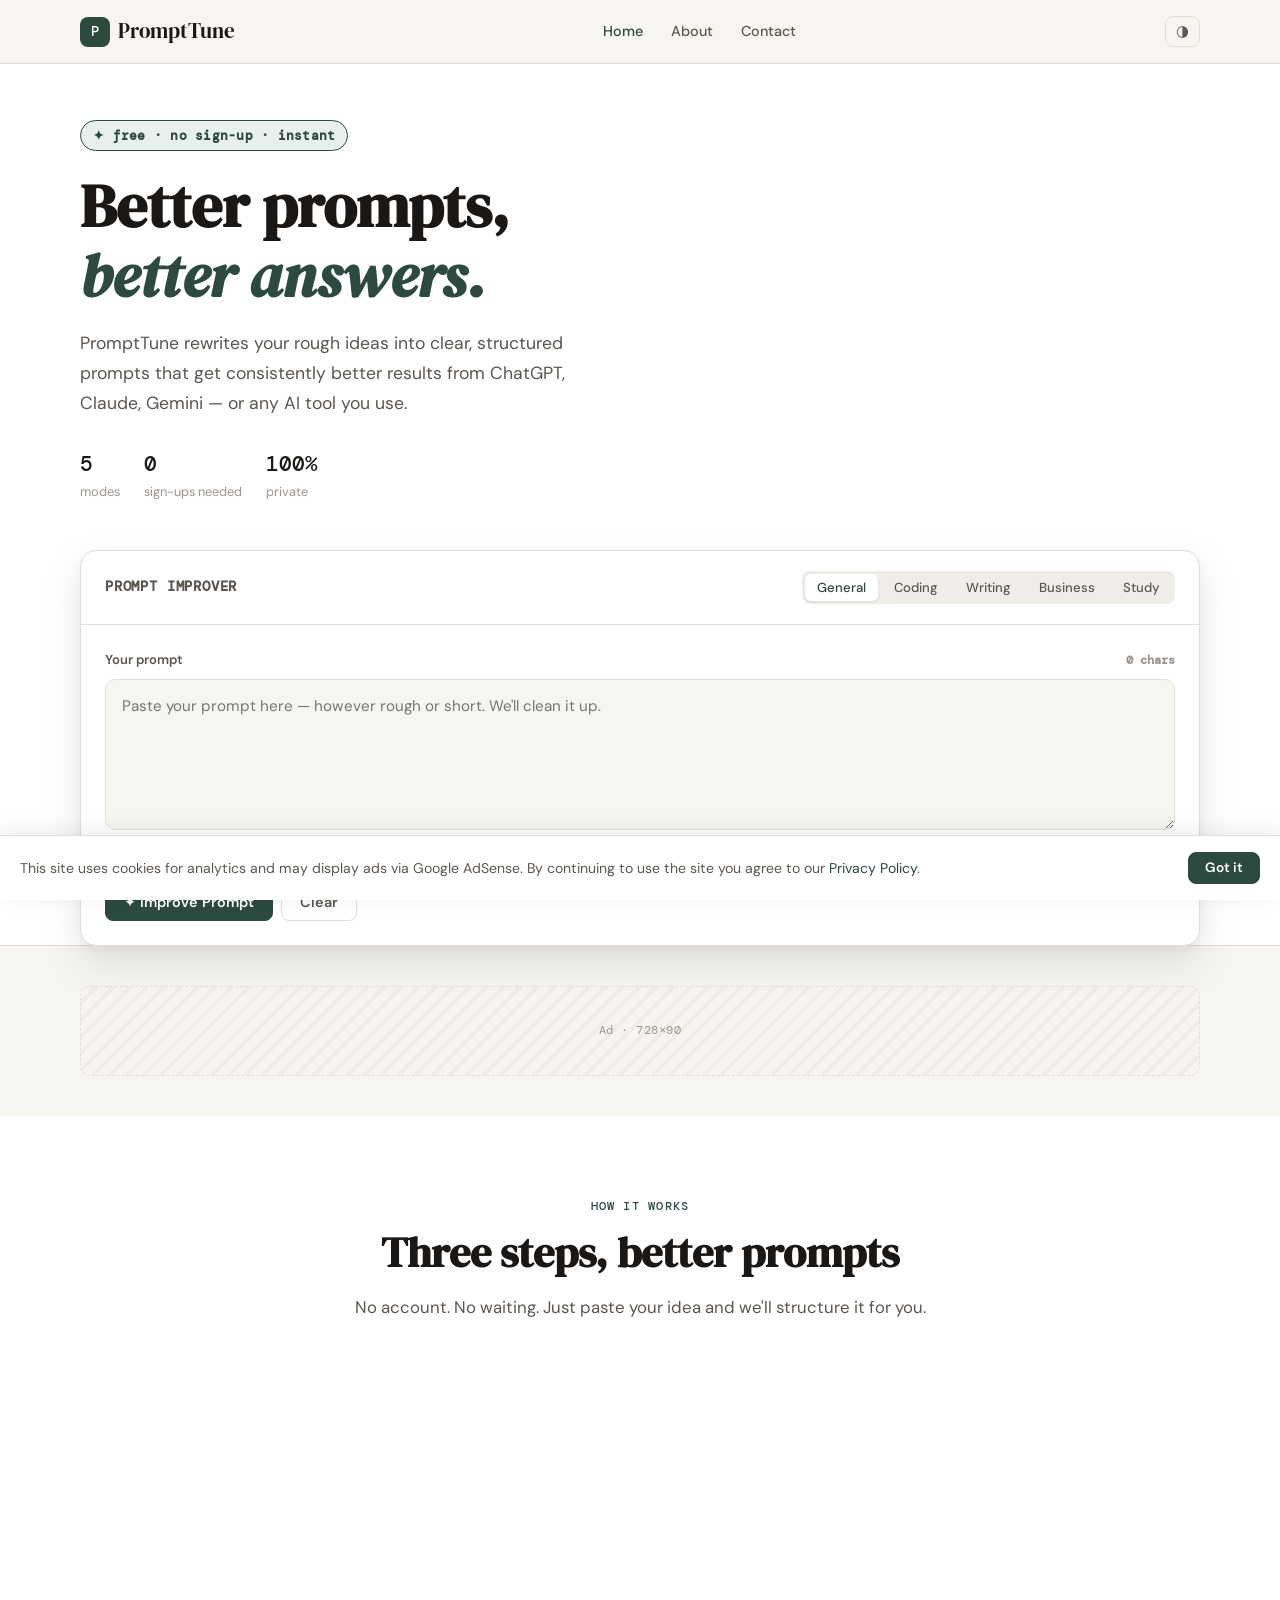
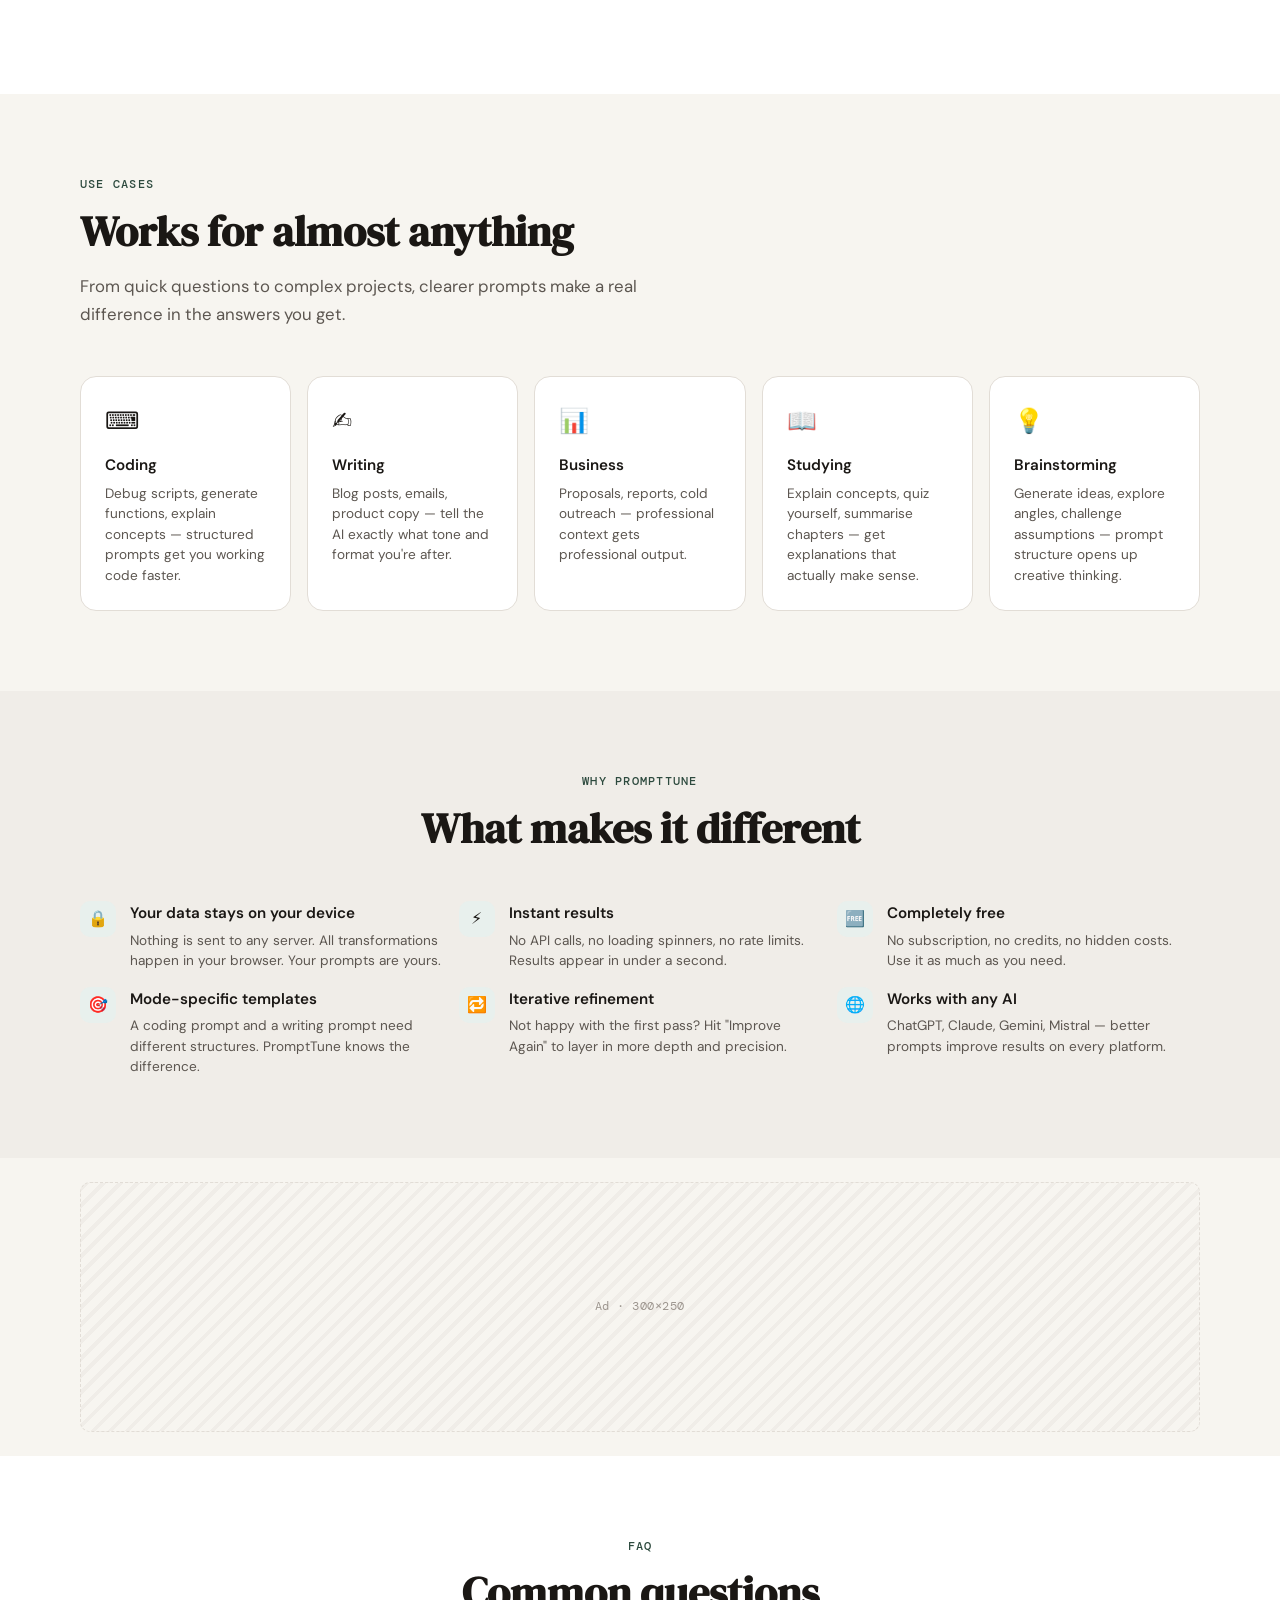
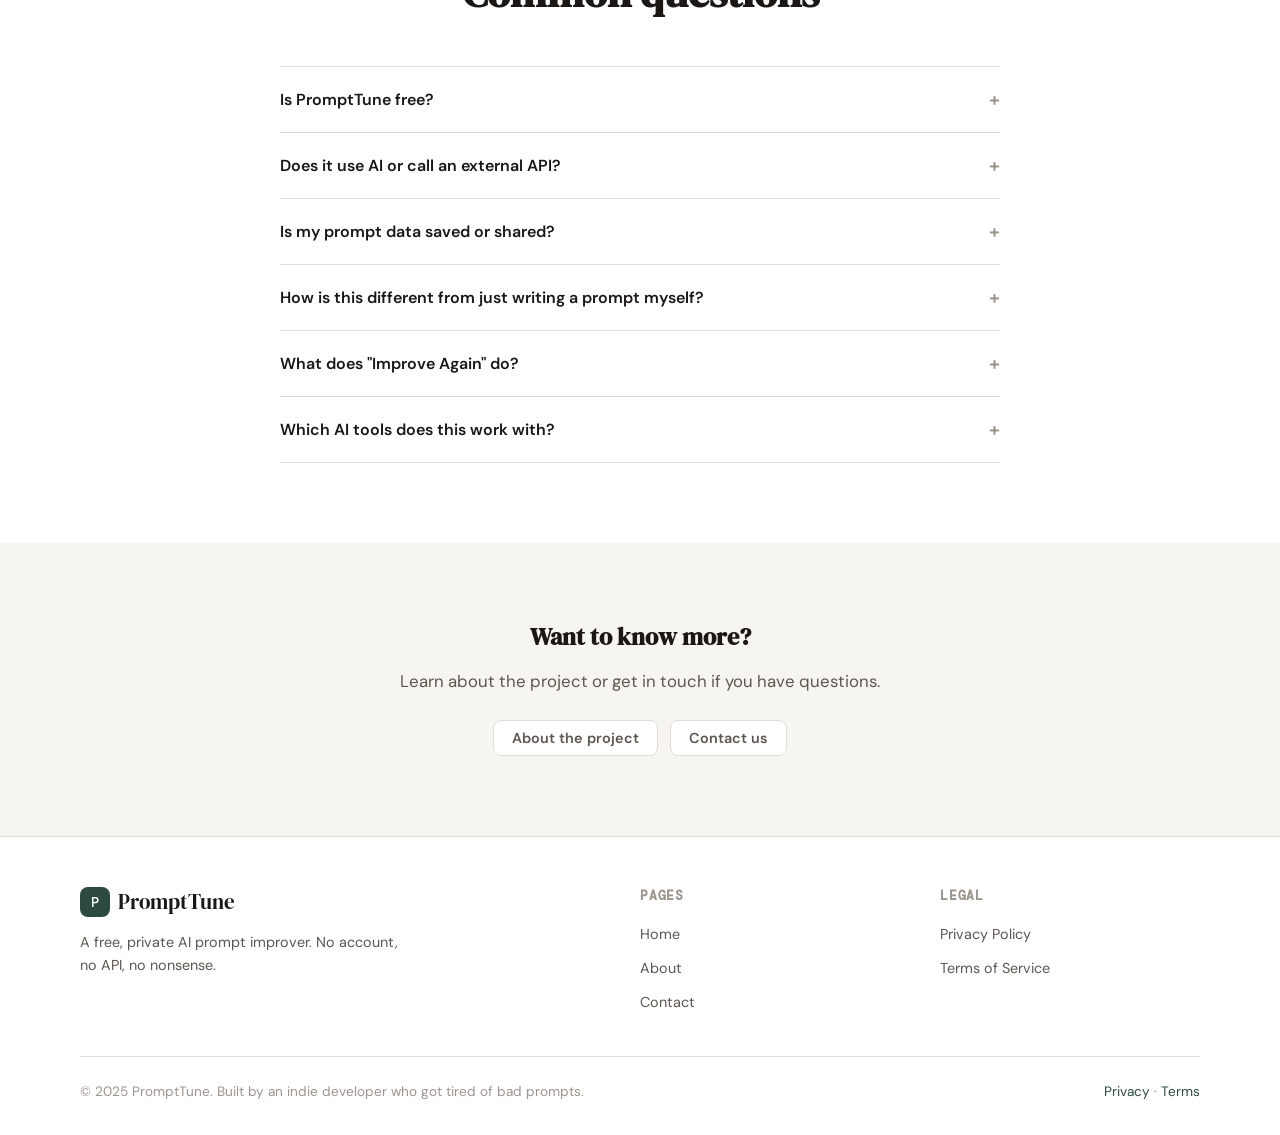
<file: index.html>
<!DOCTYPE html>
<html lang="en" data-theme="light">
<head>
  <meta charset="UTF-8" />
  <meta name="viewport" content="width=device-width, initial-scale=1.0" />
  <title>PromptTune – Free AI Prompt Improver (No API, Instant Results)</title>
  <meta name="description" content="PromptTune helps you write better prompts for ChatGPT, Claude, and other AI tools. Paste your prompt, pick a mode, and get a structured, cleaner version instantly — no account, no API key needed." />
  <meta name="keywords" content="AI prompt improver, improve ChatGPT prompts, better prompts for AI, prompt engineering tool, free prompt optimizer" />
  <meta name="robots" content="index, follow" />
  <meta property="og:title" content="PromptTune – Free AI Prompt Improver" />
  <meta property="og:description" content="Make your AI prompts clearer and more effective. Free, instant, no sign-up." />
  <meta property="og:type" content="website" />
  <link rel="canonical" href="https://prompttune.site/" />
  <link rel="stylesheet" href="css/styles.css" />
  <!-- Preconnect for fonts -->
  <link rel="preconnect" href="https://fonts.googleapis.com" />
  <link rel="preconnect" href="https://fonts.gstatic.com" crossorigin />
  <!-- Favicon placeholder -->
  <link rel="icon" href="data:image/svg+xml,<svg xmlns='http://www.w3.org/2000/svg' viewBox='0 0 32 32'><rect width='32' height='32' rx='8' fill='%232d4a3e'/><text x='16' y='22' text-anchor='middle' font-family='Georgia,serif' font-size='18' fill='white' font-style='italic'>P</text></svg>" />
  <link rel="icon" type="image/svg+xml" href="/favicon.svg" />
  <link rel="icon" type="image/png" sizes="32x32" href="/favicon-32.png" />
  <link rel="icon" type="image/png" sizes="16x16" href="/favicon-16.png" />
  <link rel="apple-touch-icon" sizes="180x180" href="/apple-touch-icon.png" />
  <meta name="theme-color" content="#2d4a3e" />
</head>
<body>

<!-- ── Header ──────────────────────────────────── -->
<header class="site-header" role="banner">
  <div class="container">
    <a href="index.html" class="logo" aria-label="PromptTune home">
      <span class="logo-icon" aria-hidden="true">P</span>
      PromptTune
    </a>

    <nav class="site-nav" id="siteNav" role="navigation" aria-label="Main navigation">
      <a href="index.html" class="active">Home</a>
      <a href="pages/about.html">About</a>
      <a href="pages/contact.html">Contact</a>
    </nav>

    <div class="header-right">
      <button class="theme-toggle" id="themeToggle" aria-label="Toggle dark mode">◑</button>
      <button class="nav-toggle" id="navToggle" aria-label="Open menu" aria-expanded="false">☰</button>
    </div>
  </div>
</header>

<!-- ── Hero + Tool ─────────────────────────────── -->
<section class="hero" aria-labelledby="hero-title">
  <div class="container">
    <div class="hero__inner">

      <!-- Left: copy -->
      <div class="fade-up">
        <span class="hero__badge">✦ free · no sign-up · instant</span>
        <h1 class="hero__title" id="hero-title">
          Better prompts,<br><em>better answers.</em>
        </h1>
        <p class="hero__sub">
          PromptTune rewrites your rough ideas into clear, structured prompts that get consistently better results from ChatGPT, Claude, Gemini — or any AI tool you use.
        </p>
        <div class="hero__stats">
          <div class="hero__stat">
            <span class="hero__stat-val">5</span>
            <span class="hero__stat-label">modes</span>
          </div>
          <div class="hero__stat">
            <span class="hero__stat-val">0</span>
            <span class="hero__stat-label">sign-ups needed</span>
          </div>
          <div class="hero__stat">
            <span class="hero__stat-val">100%</span>
            <span class="hero__stat-label">private</span>
          </div>
        </div>
      </div>

      <!-- Right: tool card -->
      <div class="fade-up-2">
        <div class="tool-card">
          <div class="tool-card__header">
            <span class="tool-card__title">Prompt Improver</span>
            <div class="mode-tabs" role="tablist" aria-label="Improvement mode">
              <button class="mode-tab active" role="tab" data-mode="general" aria-selected="true">General</button>
              <button class="mode-tab" role="tab" data-mode="coding" aria-selected="false">Coding</button>
              <button class="mode-tab" role="tab" data-mode="writing" aria-selected="false">Writing</button>
              <button class="mode-tab" role="tab" data-mode="business" aria-selected="false">Business</button>
              <button class="mode-tab" role="tab" data-mode="study" aria-selected="false">Study</button>
            </div>
          </div>

          <div class="tool-card__body">

            <!-- Input -->
            <div class="prompt-section">
              <label class="prompt-label" for="promptInput">
                Your prompt
                <span class="char-count" id="charCount">0 chars</span>
              </label>
              <textarea
                class="prompt-textarea"
                id="promptInput"
                placeholder="Paste your prompt here — however rough or short. We'll clean it up."
                rows="5"
                aria-describedby="charCount"
              ></textarea>

              <!-- Example chips -->
              <div class="example-prompts" aria-label="Example prompts">
                <span style="font-size:0.78rem;color:var(--text-3);align-self:center;">Try:</span>
                <button class="example-chip" data-text="" type="button">"Explain quantum computing"</button>
                <button class="example-chip" data-text="" type="button">"Summarize this article"</button>
                <button class="example-chip" data-text="" type="button">"Help me brainstorm ideas"</button>
              </div>
            </div>

            <!-- Actions -->
            <div class="tool-actions">
              <button class="btn btn-primary" id="improveBtn" type="button">
                ✦ Improve Prompt
              </button>
              <button class="btn btn-secondary" id="clearBtn" type="button">
                Clear
              </button>
            </div>

            <!-- Output -->
            <div class="output-section" id="outputSection" aria-live="polite" aria-label="Improved prompt">
              <div class="output-label">
                <span>Improved prompt</span>
                <span class="char-count" id="charCountOut"></span>
              </div>
              <div class="output-box" id="outputBox" tabindex="0"></div>
              <div class="output-actions">
                <button class="btn btn-primary" id="copyBtn" type="button">⊕ Copy</button>
                <button class="btn btn-secondary" id="againBtn" type="button">↻ Improve Again</button>
              </div>
            </div>

          </div>
        </div>
      </div>

    </div>
  </div>
</section>

<!-- ── Ad slot: top banner ──────────────────────── -->
<div class="container">
  <div class="ad-slot ad-slot--banner" aria-hidden="true">Ad · 728×90</div>
</div>

<!-- ── How it works ────────────────────────────── -->
<section class="section section--surface" aria-labelledby="how-title">
  <div class="container">
    <div class="text-center">
      <span class="section-tag">How it works</span>
      <h2 class="section-title" id="how-title">Three steps, better prompts</h2>
      <p class="section-sub">No account. No waiting. Just paste your idea and we'll structure it for you.</p>
    </div>

    <div class="how-steps">
      <div class="how-step">
        <div class="how-step__num">01</div>
        <h3 class="how-step__title">Paste your prompt</h3>
        <p class="how-step__desc">Drop in whatever you've got — a half-formed question, a single sentence, or a rough paragraph. It doesn't have to be polished.</p>
      </div>
      <div class="how-step">
        <div class="how-step__num">02</div>
        <h3 class="how-step__title">Pick a mode</h3>
        <p class="how-step__desc">Choose General, Coding, Writing, Business, or Study. Each mode applies a different structure tailored to that context.</p>
      </div>
      <div class="how-step">
        <div class="how-step__num">03</div>
        <h3 class="how-step__title">Copy and use it</h3>
        <p class="how-step__desc">Get a structured, clear prompt ready to paste into any AI tool. Hit "Improve Again" for additional refinement passes.</p>
      </div>
    </div>
  </div>
</section>

<!-- ── Use cases ───────────────────────────────── -->
<section class="section" aria-labelledby="usecases-title">
  <div class="container">
    <span class="section-tag">Use cases</span>
    <h2 class="section-title" id="usecases-title">Works for almost anything</h2>
    <p class="section-sub">From quick questions to complex projects, clearer prompts make a real difference in the answers you get.</p>

    <div class="usecases">
      <div class="usecase-card">
        <div class="usecase-icon">⌨</div>
        <h3 class="usecase-title">Coding</h3>
        <p class="usecase-desc">Debug scripts, generate functions, explain concepts — structured prompts get you working code faster.</p>
      </div>
      <div class="usecase-card">
        <div class="usecase-icon">✍</div>
        <h3 class="usecase-title">Writing</h3>
        <p class="usecase-desc">Blog posts, emails, product copy — tell the AI exactly what tone and format you're after.</p>
      </div>
      <div class="usecase-card">
        <div class="usecase-icon">📊</div>
        <h3 class="usecase-title">Business</h3>
        <p class="usecase-desc">Proposals, reports, cold outreach — professional context gets professional output.</p>
      </div>
      <div class="usecase-card">
        <div class="usecase-icon">📖</div>
        <h3 class="usecase-title">Studying</h3>
        <p class="usecase-desc">Explain concepts, quiz yourself, summarise chapters — get explanations that actually make sense.</p>
      </div>
      <div class="usecase-card">
        <div class="usecase-icon">💡</div>
        <h3 class="usecase-title">Brainstorming</h3>
        <p class="usecase-desc">Generate ideas, explore angles, challenge assumptions — prompt structure opens up creative thinking.</p>
      </div>
    </div>
  </div>
</section>

<!-- ── Benefits ────────────────────────────────── -->
<section class="section section--alt" aria-labelledby="benefits-title">
  <div class="container">
    <div class="text-center">
      <span class="section-tag">Why PromptTune</span>
      <h2 class="section-title" id="benefits-title">What makes it different</h2>
    </div>
    <div class="benefits-list">
      <div class="benefit">
        <div class="benefit-icon">🔒</div>
        <div class="benefit-text">
          <h4>Your data stays on your device</h4>
          <p>Nothing is sent to any server. All transformations happen in your browser. Your prompts are yours.</p>
        </div>
      </div>
      <div class="benefit">
        <div class="benefit-icon">⚡</div>
        <div class="benefit-text">
          <h4>Instant results</h4>
          <p>No API calls, no loading spinners, no rate limits. Results appear in under a second.</p>
        </div>
      </div>
      <div class="benefit">
        <div class="benefit-icon">🆓</div>
        <div class="benefit-text">
          <h4>Completely free</h4>
          <p>No subscription, no credits, no hidden costs. Use it as much as you need.</p>
        </div>
      </div>
      <div class="benefit">
        <div class="benefit-icon">🎯</div>
        <div class="benefit-text">
          <h4>Mode-specific templates</h4>
          <p>A coding prompt and a writing prompt need different structures. PromptTune knows the difference.</p>
        </div>
      </div>
      <div class="benefit">
        <div class="benefit-icon">🔁</div>
        <div class="benefit-text">
          <h4>Iterative refinement</h4>
          <p>Not happy with the first pass? Hit "Improve Again" to layer in more depth and precision.</p>
        </div>
      </div>
      <div class="benefit">
        <div class="benefit-icon">🌐</div>
        <div class="benefit-text">
          <h4>Works with any AI</h4>
          <p>ChatGPT, Claude, Gemini, Mistral — better prompts improve results on every platform.</p>
        </div>
      </div>
    </div>
  </div>
</section>

<!-- ── Ad slot: in-content rectangle ───────────── -->
<div class="container">
  <div class="ad-slot ad-slot--rect" aria-hidden="true">Ad · 300×250</div>
</div>

<!-- ── FAQ ─────────────────────────────────────── -->
<section class="section section--surface" aria-labelledby="faq-title">
  <div class="container">
    <div class="text-center">
      <span class="section-tag">FAQ</span>
      <h2 class="section-title" id="faq-title">Common questions</h2>
    </div>
    <div class="faq-list">

      <div class="faq-item">
        <button class="faq-q" type="button" aria-expanded="false">
          Is PromptTune free?
          <span class="icon" aria-hidden="true">+</span>
        </button>
        <div class="faq-a">
          Yes, completely. There's no account, no trial period, no credit system. Open the page and use it.
        </div>
      </div>

      <div class="faq-item">
        <button class="faq-q" type="button" aria-expanded="false">
          Does it use AI or call an external API?
          <span class="icon" aria-hidden="true">+</span>
        </button>
        <div class="faq-a">
          No. PromptTune applies a set of rule-based templates entirely in your browser. There are no API calls, no AI models, no external services. Think of it as a smart formatter, not an AI.
        </div>
      </div>

      <div class="faq-item">
        <button class="faq-q" type="button" aria-expanded="false">
          Is my prompt data saved or shared?
          <span class="icon" aria-hidden="true">+</span>
        </button>
        <div class="faq-a">
          Never. Your prompts only exist in your browser. The app saves your last prompt to <code>localStorage</code> as a convenience — so you can pick up where you left off — but nothing is sent to any server. See our <a href="pages/privacy.html">Privacy Policy</a> for details.
        </div>
      </div>

      <div class="faq-item">
        <button class="faq-q" type="button" aria-expanded="false">
          How is this different from just writing a prompt myself?
          <span class="icon" aria-hidden="true">+</span>
        </button>
        <div class="faq-a">
          Most people write prompts the same way they'd ask a colleague — conversationally, without structure. PromptTune adds a role, a clear task definition, formatting guidance, and constraints automatically. It's the difference between "explain recursion" and a well-scoped, structured instruction that gets a genuinely useful answer.
        </div>
      </div>

      <div class="faq-item">
        <button class="faq-q" type="button" aria-expanded="false">
          What does "Improve Again" do?
          <span class="icon" aria-hidden="true">+</span>
        </button>
        <div class="faq-a">
          It runs an additional refinement pass on your already-improved prompt. Each pass adds a new layer — things like step-by-step reasoning instructions, edge case handling, or guidance for expert-level depth. You can run it a couple of times to dial in the level of specificity you want.
        </div>
      </div>

      <div class="faq-item">
        <button class="faq-q" type="button" aria-expanded="false">
          Which AI tools does this work with?
          <span class="icon" aria-hidden="true">+</span>
        </button>
        <div class="faq-a">
          All of them. The improved prompts follow general prompt engineering best practices, so they work with ChatGPT, Claude, Gemini, Llama, Mistral, or any other language model. Copy the output and paste it wherever you're working.
        </div>
      </div>

    </div>
  </div>
</section>

<!-- ── Internal links ───────────────────────────── -->
<section class="section" aria-label="Related pages">
  <div class="container text-center">
    <h2 class="section-title" style="font-size:1.5rem;">Want to know more?</h2>
    <p class="section-sub" style="margin-bottom:24px;">Learn about the project or get in touch if you have questions.</p>
    <div style="display:flex;gap:12px;justify-content:center;flex-wrap:wrap;">
      <a href="pages/about.html" class="btn btn-secondary">About the project</a>
      <a href="pages/contact.html" class="btn btn-secondary">Contact us</a>
    </div>
  </div>
</section>

<!-- ── Footer ──────────────────────────────────── -->
<footer class="site-footer" role="contentinfo">
  <div class="container">
    <div class="footer-grid">
      <div class="footer-brand">
        <a href="index.html" class="logo" aria-label="PromptTune home">
          <span class="logo-icon" aria-hidden="true">P</span>
          PromptTune
        </a>
        <p>A free, private AI prompt improver. No account, no API, no nonsense.</p>
      </div>
      <div class="footer-col">
        <h5>Pages</h5>
        <ul>
          <li><a href="index.html">Home</a></li>
          <li><a href="pages/about.html">About</a></li>
          <li><a href="pages/contact.html">Contact</a></li>
        </ul>
      </div>
      <div class="footer-col">
        <h5>Legal</h5>
        <ul>
          <li><a href="pages/privacy.html">Privacy Policy</a></li>
          <li><a href="pages/terms.html">Terms of Service</a></li>
        </ul>
      </div>
    </div>
    <div class="footer-bottom">
      <p>© 2025 PromptTune. Built by an indie developer who got tired of bad prompts.</p>
      <p><a href="pages/privacy.html">Privacy</a> · <a href="pages/terms.html">Terms</a></p>
    </div>
  </div>
</footer>

<!-- ── Cookie Banner ────────────────────────────── -->
<div class="cookie-banner" id="cookieBanner" role="region" aria-label="Cookie notice" style="display:none;">
  <p>
    This site uses cookies for analytics and may display ads via Google AdSense.
    By continuing to use the site you agree to our <a href="pages/privacy.html">Privacy Policy</a>.
  </p>
  <button class="btn btn-primary" id="cookieAccept" type="button">Got it</button>
</div>

<!-- ── Toast ────────────────────────────────────── -->
<div class="toast" id="toast" role="status" aria-live="polite"></div>

<script src="js/app.js"></script>
</body>
</html>
</file>
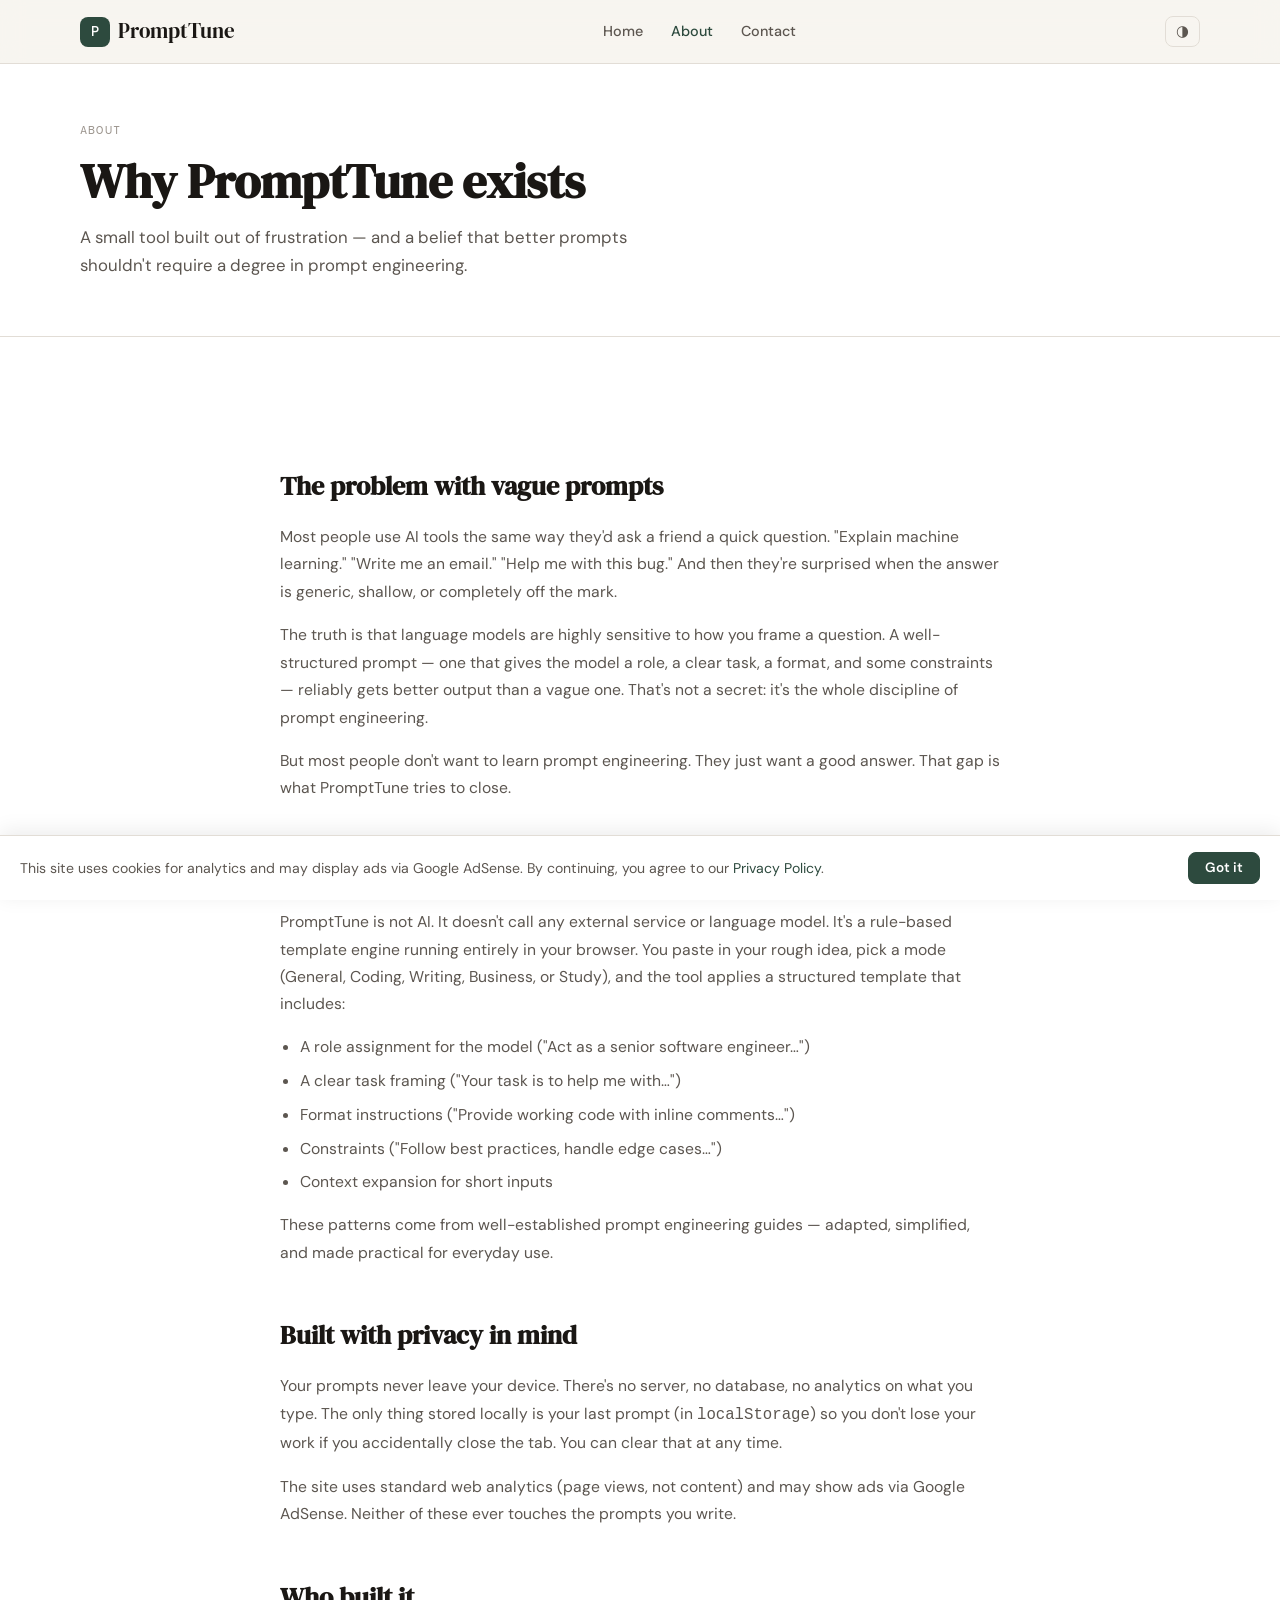
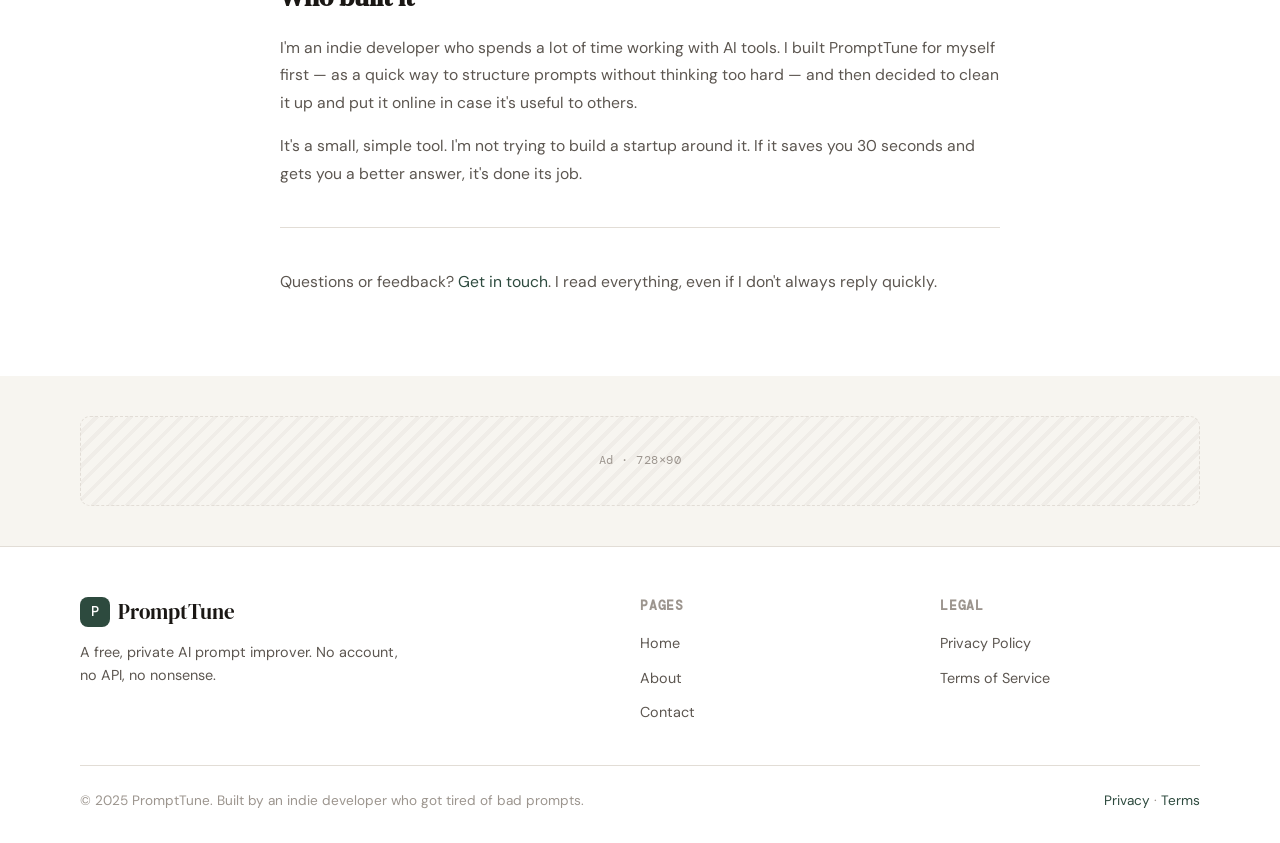
<file: pages/about.html>
<!DOCTYPE html>
<html lang="en" data-theme="light">
<head>
  <meta charset="UTF-8" />
  <meta name="viewport" content="width=device-width, initial-scale=1.0" />
  <title>About – PromptTune</title>
  <meta name="description" content="Learn why PromptTune was built, what it does, and the thinking behind a simple, private, no-account AI prompt improver." />
  <meta name="robots" content="index, follow" />
  <link rel="canonical" href="https://prompttune.site/pages/about" />
  <link rel="stylesheet" href="../css/styles.css" />
  <link rel="preconnect" href="https://fonts.googleapis.com" />
  <link rel="preconnect" href="https://fonts.gstatic.com" crossorigin />
  <link rel="icon" href="data:image/svg+xml,<svg xmlns='http://www.w3.org/2000/svg' viewBox='0 0 32 32'><rect width='32' height='32' rx='8' fill='%232d4a3e'/><text x='16' y='22' text-anchor='middle' font-family='Georgia,serif' font-size='18' fill='white' font-style='italic'>P</text></svg>" />
</head>
<body>

<header class="site-header" role="banner">
  <div class="container">
    <a href="../index.html" class="logo" aria-label="PromptTune home">
      <span class="logo-icon" aria-hidden="true">P</span>
      PromptTune
    </a>
    <nav class="site-nav" id="siteNav" role="navigation" aria-label="Main navigation">
      <a href="../index.html">Home</a>
      <a href="about.html" class="active">About</a>
      <a href="contact.html">Contact</a>
    </nav>
    <div class="header-right">
      <button class="theme-toggle" id="themeToggle" aria-label="Toggle dark mode">◑</button>
      <button class="nav-toggle" id="navToggle" aria-label="Open menu" aria-expanded="false">☰</button>
    </div>
  </div>
</header>

<!-- Page hero -->
<section class="page-hero">
  <div class="container">
    <p class="page-hero__eyebrow">About</p>
    <h1 class="page-hero__title">Why PromptTune exists</h1>
    <p class="page-hero__sub">A small tool built out of frustration — and a belief that better prompts shouldn't require a degree in prompt engineering.</p>
  </div>
</section>

<section class="section section--surface">
  <div class="container">
    <div class="prose">

      <h2>The problem with vague prompts</h2>
      <p>
        Most people use AI tools the same way they'd ask a friend a quick question. "Explain machine learning." "Write me an email." "Help me with this bug." And then they're surprised when the answer is generic, shallow, or completely off the mark.
      </p>
      <p>
        The truth is that language models are highly sensitive to how you frame a question. A well-structured prompt — one that gives the model a role, a clear task, a format, and some constraints — reliably gets better output than a vague one. That's not a secret: it's the whole discipline of prompt engineering.
      </p>
      <p>
        But most people don't want to learn prompt engineering. They just want a good answer. That gap is what PromptTune tries to close.
      </p>

      <h2>What PromptTune actually does</h2>
      <p>
        PromptTune is not AI. It doesn't call any external service or language model. It's a rule-based template engine running entirely in your browser. You paste in your rough idea, pick a mode (General, Coding, Writing, Business, or Study), and the tool applies a structured template that includes:
      </p>
      <ul>
        <li>A role assignment for the model ("Act as a senior software engineer…")</li>
        <li>A clear task framing ("Your task is to help me with…")</li>
        <li>Format instructions ("Provide working code with inline comments…")</li>
        <li>Constraints ("Follow best practices, handle edge cases…")</li>
        <li>Context expansion for short inputs</li>
      </ul>
      <p>
        These patterns come from well-established prompt engineering guides — adapted, simplified, and made practical for everyday use.
      </p>

      <h2>Built with privacy in mind</h2>
      <p>
        Your prompts never leave your device. There's no server, no database, no analytics on what you type. The only thing stored locally is your last prompt (in <code>localStorage</code>) so you don't lose your work if you accidentally close the tab. You can clear that at any time.
      </p>
      <p>
        The site uses standard web analytics (page views, not content) and may show ads via Google AdSense. Neither of these ever touches the prompts you write.
      </p>

      <h2>Who built it</h2>
      <p>
        I'm an indie developer who spends a lot of time working with AI tools. I built PromptTune for myself first — as a quick way to structure prompts without thinking too hard — and then decided to clean it up and put it online in case it's useful to others.
      </p>
      <p>
        It's a small, simple tool. I'm not trying to build a startup around it. If it saves you 30 seconds and gets you a better answer, it's done its job.
      </p>

      <hr />

      <p>
        Questions or feedback? <a href="contact.html">Get in touch</a>. I read everything, even if I don't always reply quickly.
      </p>

    </div>
  </div>
</section>

<!-- Ad slot -->
<div class="container">
  <div class="ad-slot ad-slot--banner" aria-hidden="true">Ad · 728×90</div>
</div>

<footer class="site-footer" role="contentinfo">
  <div class="container">
    <div class="footer-grid">
      <div class="footer-brand">
        <a href="../index.html" class="logo">
          <span class="logo-icon" aria-hidden="true">P</span>
          PromptTune
        </a>
        <p>A free, private AI prompt improver. No account, no API, no nonsense.</p>
      </div>
      <div class="footer-col">
        <h5>Pages</h5>
        <ul>
          <li><a href="../index.html">Home</a></li>
          <li><a href="about.html">About</a></li>
          <li><a href="contact.html">Contact</a></li>
        </ul>
      </div>
      <div class="footer-col">
        <h5>Legal</h5>
        <ul>
          <li><a href="privacy.html">Privacy Policy</a></li>
          <li><a href="terms.html">Terms of Service</a></li>
        </ul>
      </div>
    </div>
    <div class="footer-bottom">
      <p>© 2025 PromptTune. Built by an indie developer who got tired of bad prompts.</p>
      <p><a href="privacy.html">Privacy</a> · <a href="terms.html">Terms</a></p>
    </div>
  </div>
</footer>

<div class="cookie-banner" id="cookieBanner" role="region" aria-label="Cookie notice" style="display:none;">
  <p>
    This site uses cookies for analytics and may display ads via Google AdSense.
    By continuing, you agree to our <a href="privacy.html">Privacy Policy</a>.
  </p>
  <button class="btn btn-primary" id="cookieAccept" type="button">Got it</button>
</div>

<script src="../js/app.js"></script>
</body>
</html>
</file>
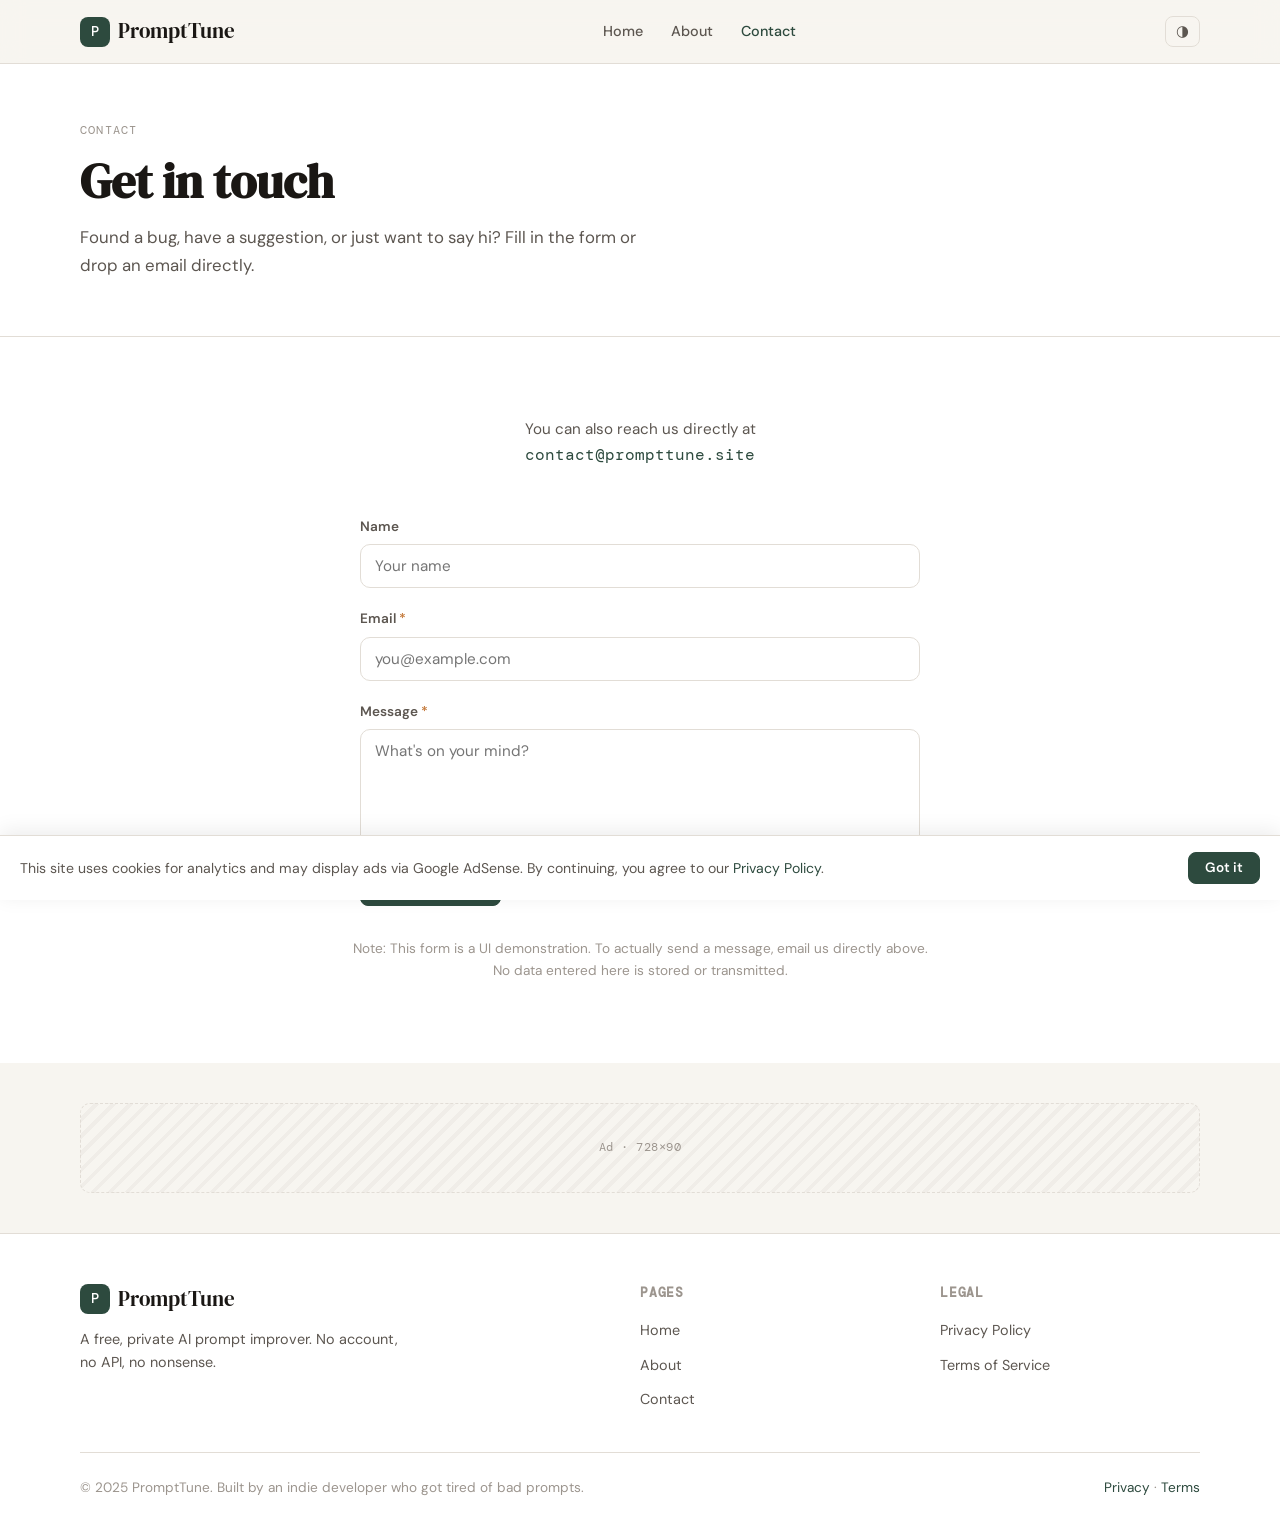
<file: pages/contact.html>
<!DOCTYPE html>
<html lang="en" data-theme="light">
<head>
  <meta charset="UTF-8" />
  <meta name="viewport" content="width=device-width, initial-scale=1.0" />
  <title>Contact – PromptTune</title>
  <meta name="description" content="Got a question, bug report, or idea for PromptTune? Send us a message." />
  <meta name="robots" content="index, follow" />
  <link rel="canonical" href="https://prompttune.site/pages/contact" />
  <link rel="stylesheet" href="../css/styles.css" />
  <link rel="preconnect" href="https://fonts.googleapis.com" />
  <link rel="preconnect" href="https://fonts.gstatic.com" crossorigin />
  <link rel="icon" href="data:image/svg+xml,<svg xmlns='http://www.w3.org/2000/svg' viewBox='0 0 32 32'><rect width='32' height='32' rx='8' fill='%232d4a3e'/><text x='16' y='22' text-anchor='middle' font-family='Georgia,serif' font-size='18' fill='white' font-style='italic'>P</text></svg>" />
</head>
<body>

<header class="site-header" role="banner">
  <div class="container">
    <a href="../index.html" class="logo" aria-label="PromptTune home">
      <span class="logo-icon" aria-hidden="true">P</span>
      PromptTune
    </a>
    <nav class="site-nav" id="siteNav" role="navigation" aria-label="Main navigation">
      <a href="../index.html">Home</a>
      <a href="about.html">About</a>
      <a href="contact.html" class="active">Contact</a>
    </nav>
    <div class="header-right">
      <button class="theme-toggle" id="themeToggle" aria-label="Toggle dark mode">◑</button>
      <button class="nav-toggle" id="navToggle" aria-label="Open menu" aria-expanded="false">☰</button>
    </div>
  </div>
</header>

<section class="page-hero">
  <div class="container">
    <p class="page-hero__eyebrow">Contact</p>
    <h1 class="page-hero__title">Get in touch</h1>
    <p class="page-hero__sub">Found a bug, have a suggestion, or just want to say hi? Fill in the form or drop an email directly.</p>
  </div>
</section>

<section class="section section--surface">
  <div class="container">

    <div style="text-align:center;margin-bottom:8px;">
      <p style="font-size:0.95rem;color:var(--text-2);">You can also reach us directly at</p>
      <a href="mailto:contact@prompttune.site" style="font-family:var(--font-mono);font-size:1rem;color:var(--accent);">contact@prompttune.site</a>
    </div>

    <form class="contact-form" id="contactForm" novalidate aria-label="Contact form">

      <div class="form-group">
        <label for="contactName">Name</label>
        <input type="text" id="contactName" name="name" placeholder="Your name" autocomplete="name" />
      </div>

      <div class="form-group">
        <label for="contactEmail">Email <span style="color:var(--accent-2)">*</span></label>
        <input type="email" id="contactEmail" name="email" placeholder="you@example.com" autocomplete="email" required />
      </div>

      <div class="form-group">
        <label for="contactMsg">Message <span style="color:var(--accent-2)">*</span></label>
        <textarea id="contactMsg" name="message" placeholder="What's on your mind?" required></textarea>
      </div>

      <div>
        <button class="btn btn-primary" type="submit" id="contactSubmit">Send message</button>
      </div>

      <div id="contactFeedback" aria-live="polite" style="display:none;"></div>

    </form>

    <p style="text-align:center;margin-top:32px;font-size:0.85rem;color:var(--text-3);">
      Note: This form is a UI demonstration. To actually send a message, email us directly above.<br>
      No data entered here is stored or transmitted.
    </p>

  </div>
</section>

<!-- Ad slot -->
<div class="container">
  <div class="ad-slot ad-slot--banner" aria-hidden="true">Ad · 728×90</div>
</div>

<footer class="site-footer" role="contentinfo">
  <div class="container">
    <div class="footer-grid">
      <div class="footer-brand">
        <a href="../index.html" class="logo">
          <span class="logo-icon" aria-hidden="true">P</span>
          PromptTune
        </a>
        <p>A free, private AI prompt improver. No account, no API, no nonsense.</p>
      </div>
      <div class="footer-col">
        <h5>Pages</h5>
        <ul>
          <li><a href="../index.html">Home</a></li>
          <li><a href="about.html">About</a></li>
          <li><a href="contact.html">Contact</a></li>
        </ul>
      </div>
      <div class="footer-col">
        <h5>Legal</h5>
        <ul>
          <li><a href="privacy.html">Privacy Policy</a></li>
          <li><a href="terms.html">Terms of Service</a></li>
        </ul>
      </div>
    </div>
    <div class="footer-bottom">
      <p>© 2025 PromptTune. Built by an indie developer who got tired of bad prompts.</p>
      <p><a href="privacy.html">Privacy</a> · <a href="terms.html">Terms</a></p>
    </div>
  </div>
</footer>

<div class="cookie-banner" id="cookieBanner" role="region" aria-label="Cookie notice" style="display:none;">
  <p>
    This site uses cookies for analytics and may display ads via Google AdSense.
    By continuing, you agree to our <a href="privacy.html">Privacy Policy</a>.
  </p>
  <button class="btn btn-primary" id="cookieAccept" type="button">Got it</button>
</div>

<script src="../js/app.js"></script>
<script>
  // Contact form UI handling (no backend)
  document.getElementById('contactForm').addEventListener('submit', function(e) {
    e.preventDefault();
    const email = document.getElementById('contactEmail').value.trim();
    const msg   = document.getElementById('contactMsg').value.trim();
    const fb    = document.getElementById('contactFeedback');
    const btn   = document.getElementById('contactSubmit');

    if (!email || !msg) {
      fb.style.display = 'block';
      fb.style.color   = 'var(--accent-2)';
      fb.textContent   = 'Please fill in your email and message.';
      return;
    }

    btn.disabled = true;
    btn.textContent = 'Sending…';

    setTimeout(() => {
      fb.style.display = 'block';
      fb.style.color   = 'var(--accent)';
      fb.textContent   = '✓ Thanks! To actually reach us, please email contact@prompttune.site directly.';
      btn.textContent  = 'Sent';
    }, 800);
  });
</script>
</body>
</html>
</file>
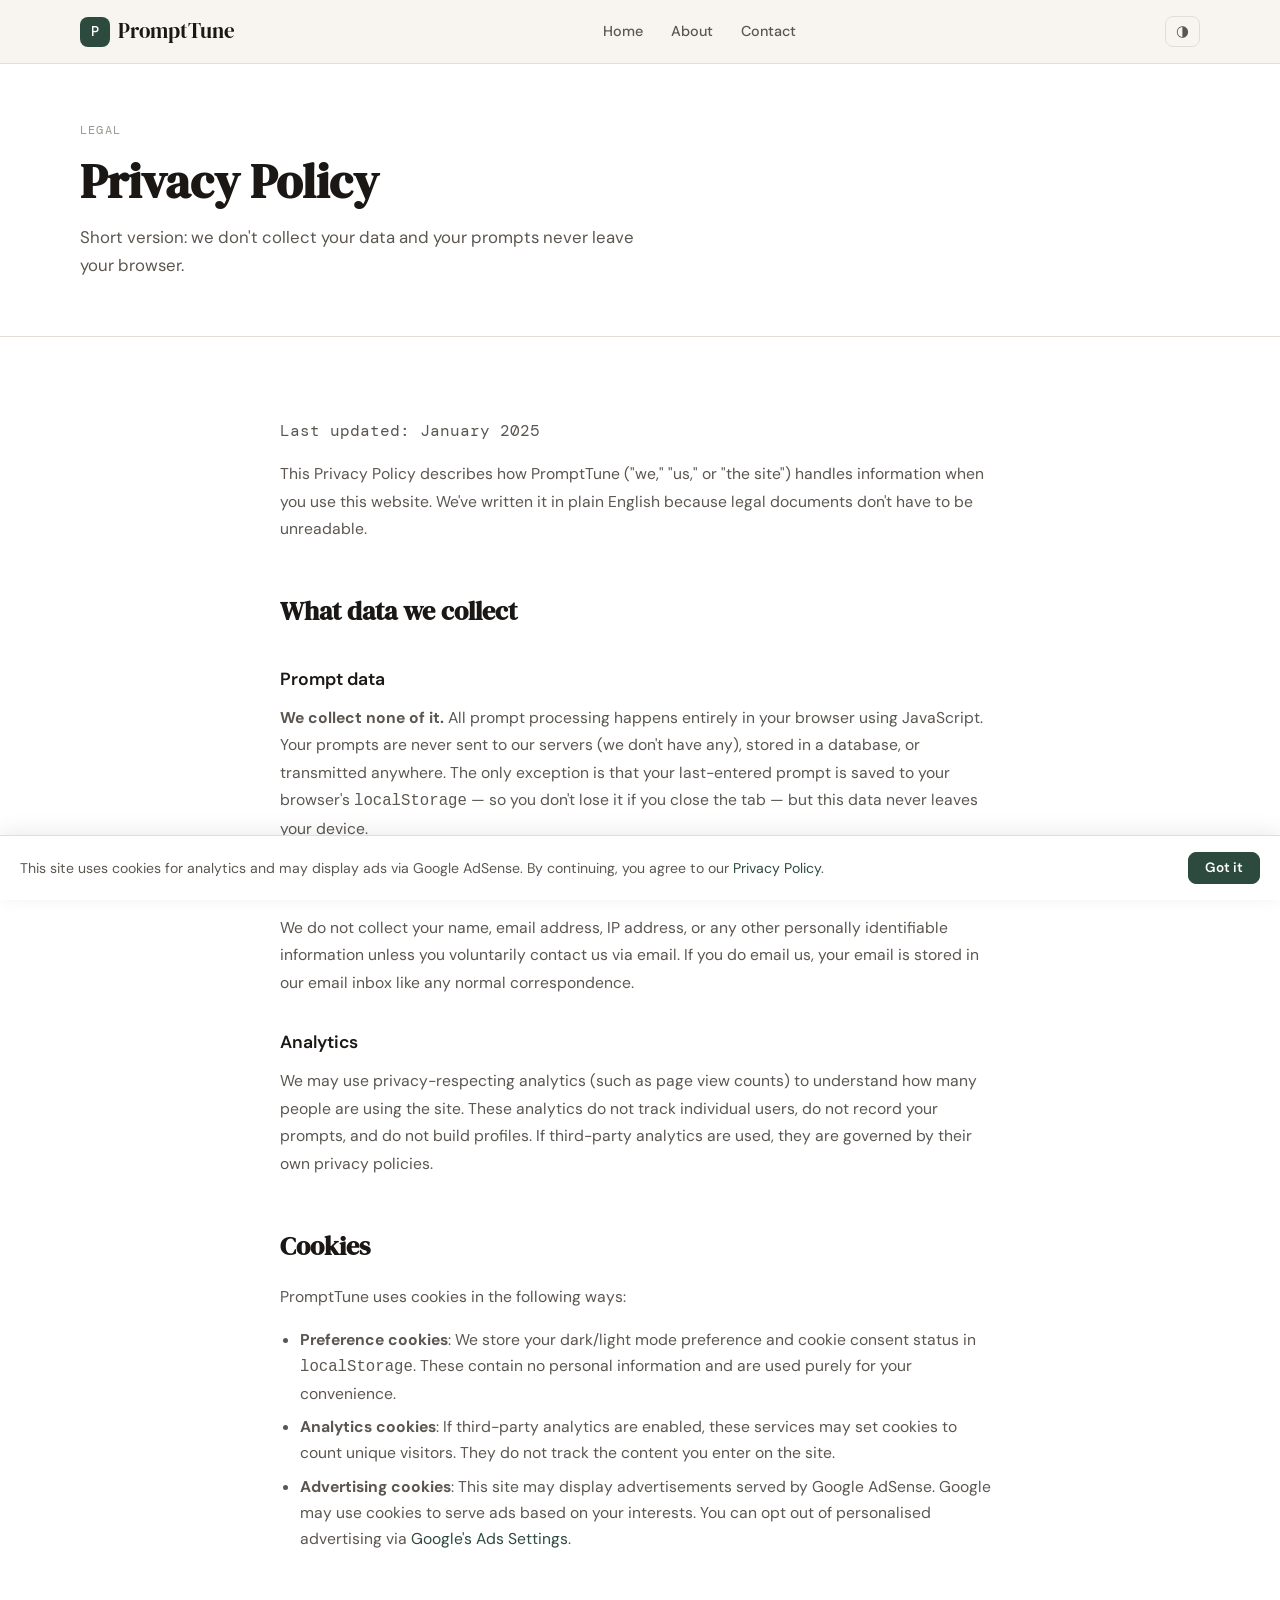
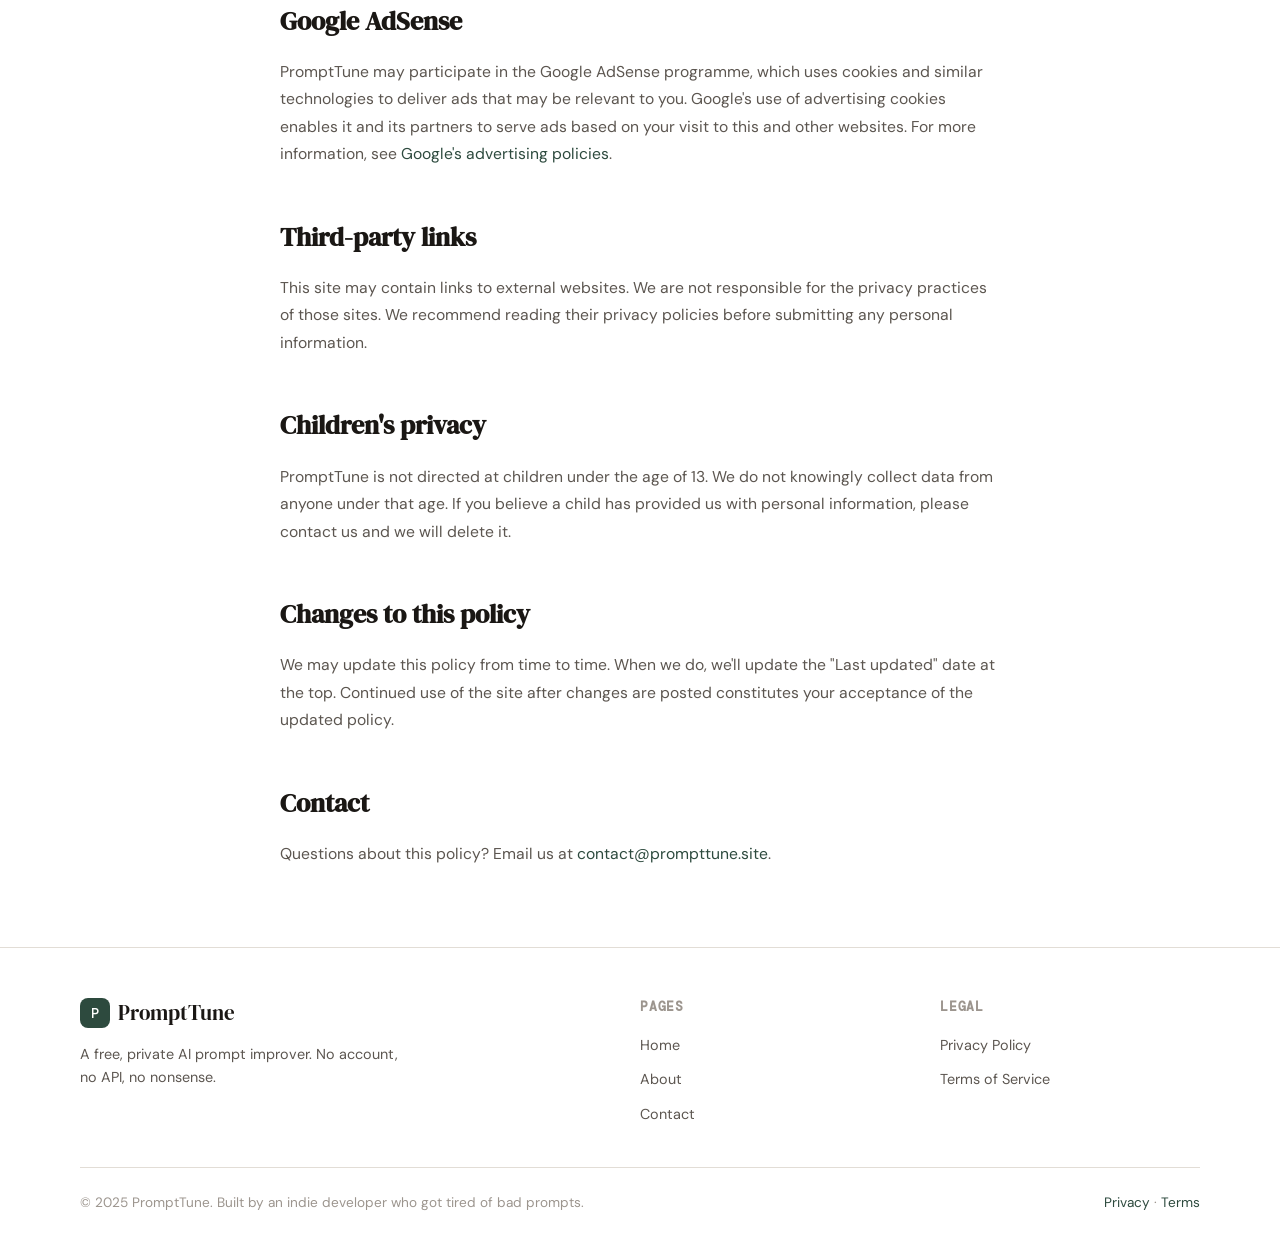
<file: pages/privacy.html>
<!DOCTYPE html>
<html lang="en" data-theme="light">
<head>
  <meta charset="UTF-8" />
  <meta name="viewport" content="width=device-width, initial-scale=1.0" />
  <title>Privacy Policy – PromptTune</title>
  <meta name="description" content="PromptTune's privacy policy. We collect no personal data and your prompts never leave your device." />
  <meta name="robots" content="index, follow" />
  <link rel="canonical" href="https://prompttune.site/pages/privacy" />
  <link rel="stylesheet" href="../css/styles.css" />
  <link rel="preconnect" href="https://fonts.googleapis.com" />
  <link rel="preconnect" href="https://fonts.gstatic.com" crossorigin />
  <link rel="icon" href="data:image/svg+xml,<svg xmlns='http://www.w3.org/2000/svg' viewBox='0 0 32 32'><rect width='32' height='32' rx='8' fill='%232d4a3e'/><text x='16' y='22' text-anchor='middle' font-family='Georgia,serif' font-size='18' fill='white' font-style='italic'>P</text></svg>" />
</head>
<body>

<header class="site-header" role="banner">
  <div class="container">
    <a href="../index.html" class="logo" aria-label="PromptTune home">
      <span class="logo-icon" aria-hidden="true">P</span>
      PromptTune
    </a>
    <nav class="site-nav" id="siteNav" role="navigation" aria-label="Main navigation">
      <a href="../index.html">Home</a>
      <a href="about.html">About</a>
      <a href="contact.html">Contact</a>
    </nav>
    <div class="header-right">
      <button class="theme-toggle" id="themeToggle" aria-label="Toggle dark mode">◑</button>
      <button class="nav-toggle" id="navToggle" aria-label="Open menu" aria-expanded="false">☰</button>
    </div>
  </div>
</header>

<section class="page-hero">
  <div class="container">
    <p class="page-hero__eyebrow">Legal</p>
    <h1 class="page-hero__title">Privacy Policy</h1>
    <p class="page-hero__sub">Short version: we don't collect your data and your prompts never leave your browser.</p>
  </div>
</section>

<section class="section section--surface">
  <div class="container">
    <div class="prose">

      <p class="legal-meta">Last updated: January 2025</p>

      <p>
        This Privacy Policy describes how PromptTune ("we," "us," or "the site") handles information when you use this website. We've written it in plain English because legal documents don't have to be unreadable.
      </p>

      <h2>What data we collect</h2>

      <h3>Prompt data</h3>
      <p>
        <strong>We collect none of it.</strong> All prompt processing happens entirely in your browser using JavaScript. Your prompts are never sent to our servers (we don't have any), stored in a database, or transmitted anywhere. The only exception is that your last-entered prompt is saved to your browser's <code>localStorage</code> — so you don't lose it if you close the tab — but this data never leaves your device.
      </p>

      <h3>Personal information</h3>
      <p>
        We do not collect your name, email address, IP address, or any other personally identifiable information unless you voluntarily contact us via email. If you do email us, your email is stored in our email inbox like any normal correspondence.
      </p>

      <h3>Analytics</h3>
      <p>
        We may use privacy-respecting analytics (such as page view counts) to understand how many people are using the site. These analytics do not track individual users, do not record your prompts, and do not build profiles. If third-party analytics are used, they are governed by their own privacy policies.
      </p>

      <h2>Cookies</h2>
      <p>
        PromptTune uses cookies in the following ways:
      </p>
      <ul>
        <li><strong>Preference cookies</strong>: We store your dark/light mode preference and cookie consent status in <code>localStorage</code>. These contain no personal information and are used purely for your convenience.</li>
        <li><strong>Analytics cookies</strong>: If third-party analytics are enabled, these services may set cookies to count unique visitors. They do not track the content you enter on the site.</li>
        <li><strong>Advertising cookies</strong>: This site may display advertisements served by Google AdSense. Google may use cookies to serve ads based on your interests. You can opt out of personalised advertising via <a href="https://www.google.com/settings/ads" rel="noopener noreferrer" target="_blank">Google's Ads Settings</a>.</li>
      </ul>

      <h2>Google AdSense</h2>
      <p>
        PromptTune may participate in the Google AdSense programme, which uses cookies and similar technologies to deliver ads that may be relevant to you. Google's use of advertising cookies enables it and its partners to serve ads based on your visit to this and other websites. For more information, see <a href="https://policies.google.com/technologies/ads" rel="noopener noreferrer" target="_blank">Google's advertising policies</a>.
      </p>

      <h2>Third-party links</h2>
      <p>
        This site may contain links to external websites. We are not responsible for the privacy practices of those sites. We recommend reading their privacy policies before submitting any personal information.
      </p>

      <h2>Children's privacy</h2>
      <p>
        PromptTune is not directed at children under the age of 13. We do not knowingly collect data from anyone under that age. If you believe a child has provided us with personal information, please contact us and we will delete it.
      </p>

      <h2>Changes to this policy</h2>
      <p>
        We may update this policy from time to time. When we do, we'll update the "Last updated" date at the top. Continued use of the site after changes are posted constitutes your acceptance of the updated policy.
      </p>

      <h2>Contact</h2>
      <p>
        Questions about this policy? Email us at <a href="mailto:contact@prompttune.site">contact@prompttune.site</a>.
      </p>

    </div>
  </div>
</section>

<footer class="site-footer" role="contentinfo">
  <div class="container">
    <div class="footer-grid">
      <div class="footer-brand">
        <a href="../index.html" class="logo">
          <span class="logo-icon" aria-hidden="true">P</span>
          PromptTune
        </a>
        <p>A free, private AI prompt improver. No account, no API, no nonsense.</p>
      </div>
      <div class="footer-col">
        <h5>Pages</h5>
        <ul>
          <li><a href="../index.html">Home</a></li>
          <li><a href="about.html">About</a></li>
          <li><a href="contact.html">Contact</a></li>
        </ul>
      </div>
      <div class="footer-col">
        <h5>Legal</h5>
        <ul>
          <li><a href="privacy.html">Privacy Policy</a></li>
          <li><a href="terms.html">Terms of Service</a></li>
        </ul>
      </div>
    </div>
    <div class="footer-bottom">
      <p>© 2025 PromptTune. Built by an indie developer who got tired of bad prompts.</p>
      <p><a href="privacy.html">Privacy</a> · <a href="terms.html">Terms</a></p>
    </div>
  </div>
</footer>

<div class="cookie-banner" id="cookieBanner" role="region" aria-label="Cookie notice" style="display:none;">
  <p>
    This site uses cookies for analytics and may display ads via Google AdSense.
    By continuing, you agree to our <a href="privacy.html">Privacy Policy</a>.
  </p>
  <button class="btn btn-primary" id="cookieAccept" type="button">Got it</button>
</div>

<script src="../js/app.js"></script>
</body>
</html>
</file>
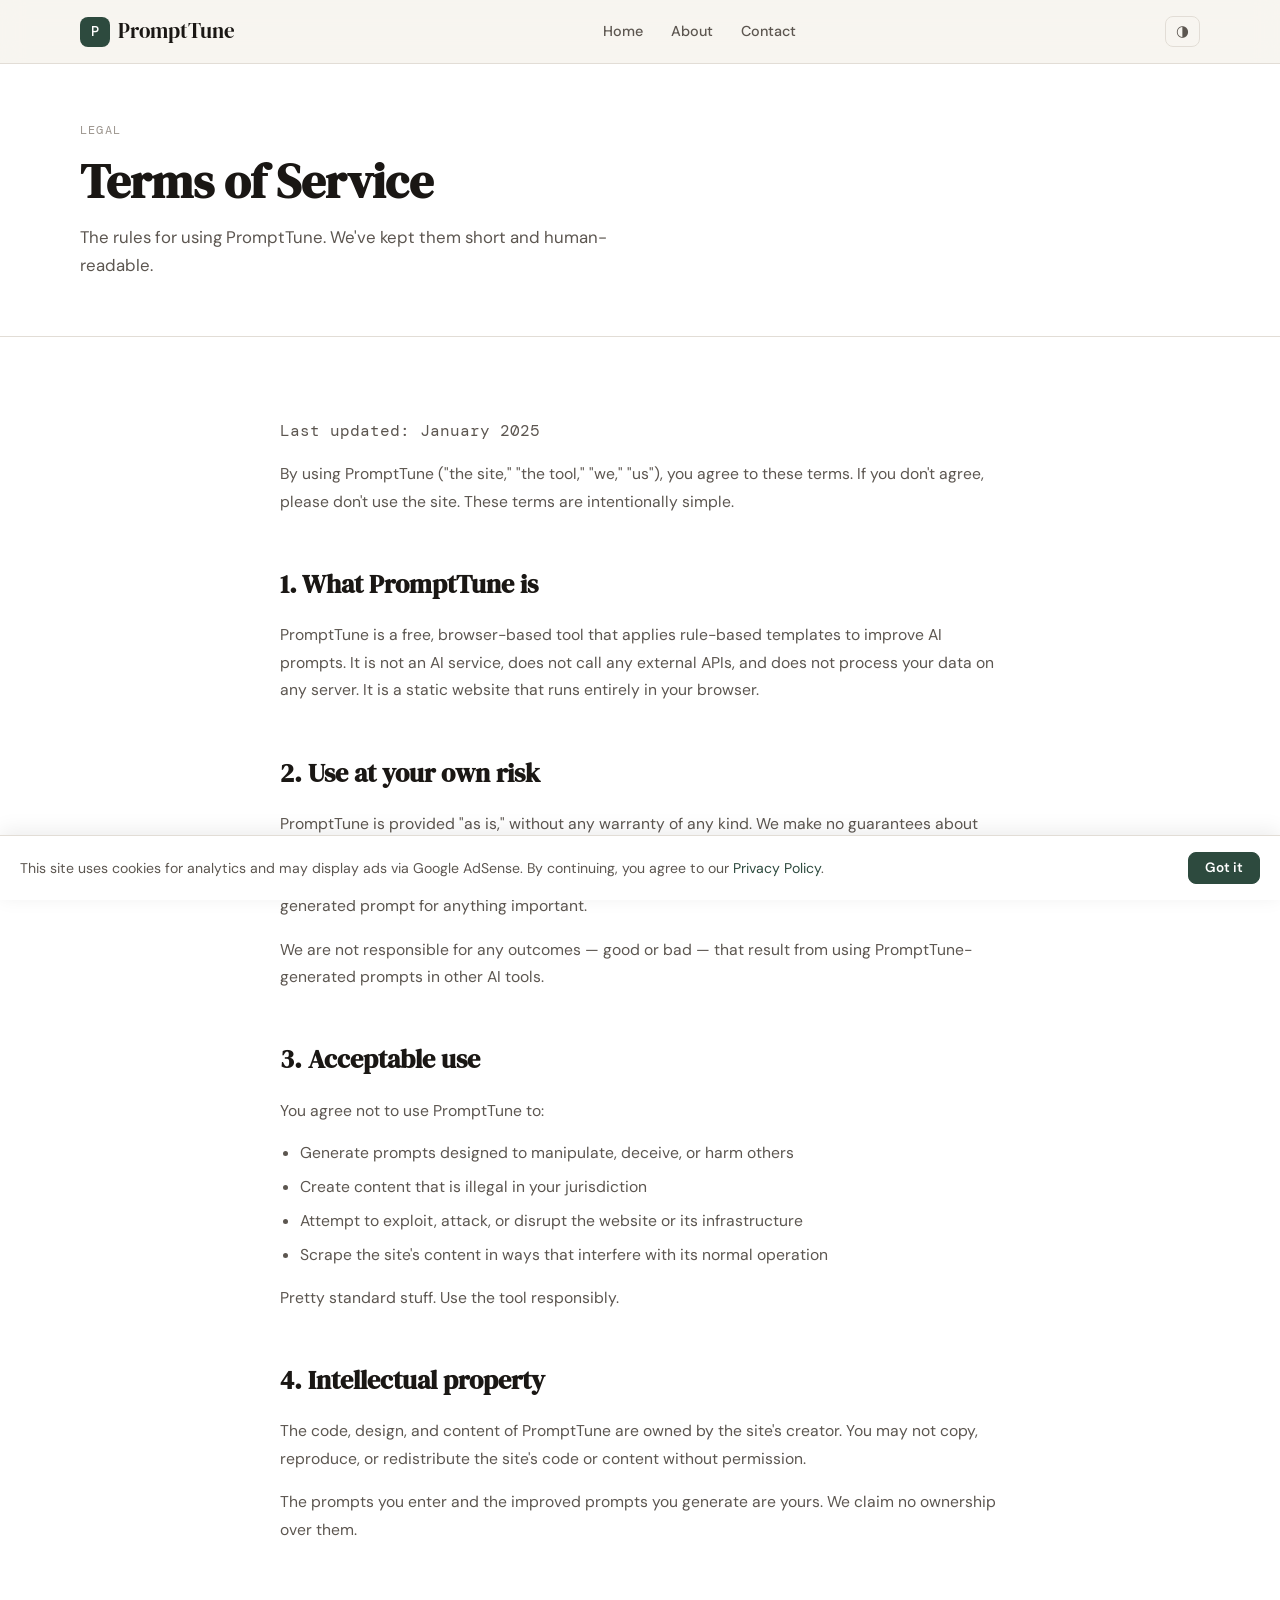
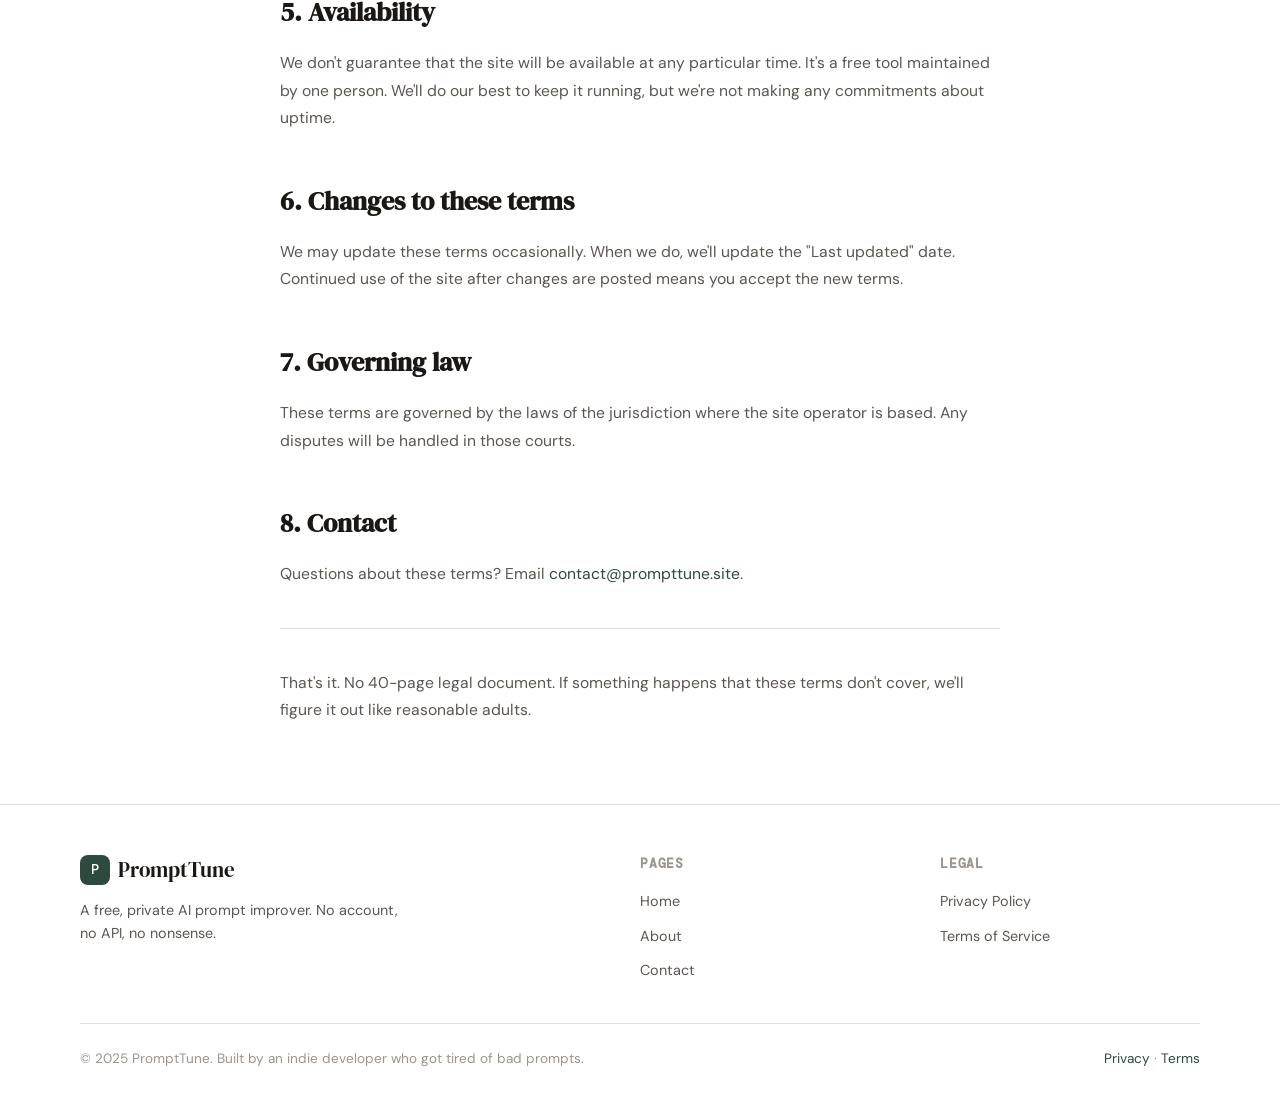
<file: pages/terms.html>
<!DOCTYPE html>
<html lang="en" data-theme="light">
<head>
  <meta charset="UTF-8" />
  <meta name="viewport" content="width=device-width, initial-scale=1.0" />
  <title>Terms of Service – PromptTune</title>
  <meta name="description" content="PromptTune's terms of service. Simple, plain-English rules for using the site." />
  <meta name="robots" content="index, follow" />
  <link rel="canonical" href="https://prompttune.site/pages/terms" />
  <link rel="stylesheet" href="../css/styles.css" />
  <link rel="preconnect" href="https://fonts.googleapis.com" />
  <link rel="preconnect" href="https://fonts.gstatic.com" crossorigin />
  <link rel="icon" href="data:image/svg+xml,<svg xmlns='http://www.w3.org/2000/svg' viewBox='0 0 32 32'><rect width='32' height='32' rx='8' fill='%232d4a3e'/><text x='16' y='22' text-anchor='middle' font-family='Georgia,serif' font-size='18' fill='white' font-style='italic'>P</text></svg>" />
</head>
<body>

<header class="site-header" role="banner">
  <div class="container">
    <a href="../index.html" class="logo" aria-label="PromptTune home">
      <span class="logo-icon" aria-hidden="true">P</span>
      PromptTune
    </a>
    <nav class="site-nav" id="siteNav" role="navigation" aria-label="Main navigation">
      <a href="../index.html">Home</a>
      <a href="about.html">About</a>
      <a href="contact.html">Contact</a>
    </nav>
    <div class="header-right">
      <button class="theme-toggle" id="themeToggle" aria-label="Toggle dark mode">◑</button>
      <button class="nav-toggle" id="navToggle" aria-label="Open menu" aria-expanded="false">☰</button>
    </div>
  </div>
</header>

<section class="page-hero">
  <div class="container">
    <p class="page-hero__eyebrow">Legal</p>
    <h1 class="page-hero__title">Terms of Service</h1>
    <p class="page-hero__sub">The rules for using PromptTune. We've kept them short and human-readable.</p>
  </div>
</section>

<section class="section section--surface">
  <div class="container">
    <div class="prose">

      <p class="legal-meta">Last updated: January 2025</p>

      <p>
        By using PromptTune ("the site," "the tool," "we," "us"), you agree to these terms. If you don't agree, please don't use the site. These terms are intentionally simple.
      </p>

      <h2>1. What PromptTune is</h2>
      <p>
        PromptTune is a free, browser-based tool that applies rule-based templates to improve AI prompts. It is not an AI service, does not call any external APIs, and does not process your data on any server. It is a static website that runs entirely in your browser.
      </p>

      <h2>2. Use at your own risk</h2>
      <p>
        PromptTune is provided "as is," without any warranty of any kind. We make no guarantees about the accuracy, usefulness, or suitability of the improved prompts it generates. The outputs are template-based suggestions — not professional advice. Use your judgement before using any generated prompt for anything important.
      </p>
      <p>
        We are not responsible for any outcomes — good or bad — that result from using PromptTune-generated prompts in other AI tools.
      </p>

      <h2>3. Acceptable use</h2>
      <p>
        You agree not to use PromptTune to:
      </p>
      <ul>
        <li>Generate prompts designed to manipulate, deceive, or harm others</li>
        <li>Create content that is illegal in your jurisdiction</li>
        <li>Attempt to exploit, attack, or disrupt the website or its infrastructure</li>
        <li>Scrape the site's content in ways that interfere with its normal operation</li>
      </ul>
      <p>
        Pretty standard stuff. Use the tool responsibly.
      </p>

      <h2>4. Intellectual property</h2>
      <p>
        The code, design, and content of PromptTune are owned by the site's creator. You may not copy, reproduce, or redistribute the site's code or content without permission.
      </p>
      <p>
        The prompts you enter and the improved prompts you generate are yours. We claim no ownership over them.
      </p>

      <h2>5. Availability</h2>
      <p>
        We don't guarantee that the site will be available at any particular time. It's a free tool maintained by one person. We'll do our best to keep it running, but we're not making any commitments about uptime.
      </p>

      <h2>6. Changes to these terms</h2>
      <p>
        We may update these terms occasionally. When we do, we'll update the "Last updated" date. Continued use of the site after changes are posted means you accept the new terms.
      </p>

      <h2>7. Governing law</h2>
      <p>
        These terms are governed by the laws of the jurisdiction where the site operator is based. Any disputes will be handled in those courts.
      </p>

      <h2>8. Contact</h2>
      <p>
        Questions about these terms? Email <a href="mailto:contact@prompttune.site">contact@prompttune.site</a>.
      </p>

      <hr />

      <p>
        That's it. No 40-page legal document. If something happens that these terms don't cover, we'll figure it out like reasonable adults.
      </p>

    </div>
  </div>
</section>

<footer class="site-footer" role="contentinfo">
  <div class="container">
    <div class="footer-grid">
      <div class="footer-brand">
        <a href="../index.html" class="logo">
          <span class="logo-icon" aria-hidden="true">P</span>
          PromptTune
        </a>
        <p>A free, private AI prompt improver. No account, no API, no nonsense.</p>
      </div>
      <div class="footer-col">
        <h5>Pages</h5>
        <ul>
          <li><a href="../index.html">Home</a></li>
          <li><a href="about.html">About</a></li>
          <li><a href="contact.html">Contact</a></li>
        </ul>
      </div>
      <div class="footer-col">
        <h5>Legal</h5>
        <ul>
          <li><a href="privacy.html">Privacy Policy</a></li>
          <li><a href="terms.html">Terms of Service</a></li>
        </ul>
      </div>
    </div>
    <div class="footer-bottom">
      <p>© 2025 PromptTune. Built by an indie developer who got tired of bad prompts.</p>
      <p><a href="privacy.html">Privacy</a> · <a href="terms.html">Terms</a></p>
    </div>
  </div>
</footer>

<div class="cookie-banner" id="cookieBanner" role="region" aria-label="Cookie notice" style="display:none;">
  <p>
    This site uses cookies for analytics and may display ads via Google AdSense.
    By continuing, you agree to our <a href="privacy.html">Privacy Policy</a>.
  </p>
  <button class="btn btn-primary" id="cookieAccept" type="button">Got it</button>
</div>

<script src="../js/app.js"></script>
</body>
</html>
</file>
<file: css/styles.css>
/* ===================================================
   PromptTune – styles.css
   Aesthetic: Editorial minimalism meets indie developer
   Font: DM Serif Display + DM Mono
   =================================================== */

@import url('https://fonts.googleapis.com/css2?family=DM+Serif+Display:ital@0;1&family=DM+Mono:ital,wght@0,300;0,400;0,500;1,400&family=DM+Sans:ital,opsz,wght@0,9..40,300;0,9..40,400;0,9..40,500;0,9..40,600;1,9..40,400&display=swap');

/* ── Tokens ─────────────────────────────────────── */
:root {
  --bg:           #f7f5f0;
  --surface:      #ffffff;
  --surface-alt:  #f0ede8;
  --border:       #e2ddd6;
  --text:         #1a1714;
  --text-2:       #5c5650;
  --text-3:       #9c958e;
  --accent:       #2d4a3e;
  --accent-light: #e8f0ed;
  --accent-2:     #c4793a;
  --accent-2-light: #fdf0e6;
  --radius:       10px;
  --radius-lg:    16px;
  --shadow-sm:    0 1px 3px rgba(0,0,0,.06), 0 1px 2px rgba(0,0,0,.04);
  --shadow:       0 4px 16px rgba(0,0,0,.08), 0 1px 4px rgba(0,0,0,.04);
  --shadow-lg:    0 16px 40px rgba(0,0,0,.10), 0 4px 12px rgba(0,0,0,.05);
  --transition:   0.18s ease;
  --font-display: 'DM Serif Display', Georgia, serif;
  --font-body:    'DM Sans', system-ui, sans-serif;
  --font-mono:    'DM Mono', 'Courier New', monospace;
  --max-w:        1160px;
  --header-h:     64px;
}

[data-theme="dark"] {
  --bg:           #111010;
  --surface:      #1c1b1a;
  --surface-alt:  #242322;
  --border:       #2e2c2a;
  --text:         #f0ede8;
  --text-2:       #a09890;
  --text-3:       #665f58;
  --accent:       #5a9e84;
  --accent-light: #1a2e28;
  --accent-2:     #d98b50;
  --accent-2-light: #2a1d10;
  --shadow-sm:    0 1px 3px rgba(0,0,0,.3);
  --shadow:       0 4px 16px rgba(0,0,0,.4);
  --shadow-lg:    0 16px 40px rgba(0,0,0,.5);
}

/* ── Reset ───────────────────────────────────────── */
*, *::before, *::after { box-sizing: border-box; margin: 0; padding: 0; }
html { scroll-behavior: smooth; -webkit-text-size-adjust: 100%; }
body {
  font-family: var(--font-body);
  background: var(--bg);
  color: var(--text);
  line-height: 1.65;
  font-size: 16px;
  transition: background var(--transition), color var(--transition);
  -webkit-font-smoothing: antialiased;
}
img, svg { display: block; max-width: 100%; }
a { color: var(--accent); text-decoration: none; }
a:hover { text-decoration: underline; }
button { cursor: pointer; font-family: inherit; }
textarea, input, select { font-family: inherit; }
ul, ol { list-style: none; }

/* ── Layout ──────────────────────────────────────── */
.container {
  width: 100%;
  max-width: var(--max-w);
  margin-inline: auto;
  padding-inline: 20px;
}
.section { padding-block: 80px; }
.section--alt { background: var(--surface-alt); }
.section--surface { background: var(--surface); }

/* ── Header ──────────────────────────────────────── */
.site-header {
  position: sticky;
  top: 0;
  z-index: 100;
  height: var(--header-h);
  background: rgba(247,245,240,0.88);
  backdrop-filter: blur(12px);
  -webkit-backdrop-filter: blur(12px);
  border-bottom: 1px solid var(--border);
  transition: background var(--transition), border-color var(--transition);
}
[data-theme="dark"] .site-header {
  background: rgba(17,16,16,0.88);
}
.site-header .container {
  height: 100%;
  display: flex;
  align-items: center;
  justify-content: space-between;
  gap: 24px;
}
.logo {
  display: flex;
  align-items: center;
  gap: 8px;
  font-family: var(--font-display);
  font-size: 1.3rem;
  color: var(--text);
  text-decoration: none;
  flex-shrink: 0;
}
.logo:hover { text-decoration: none; opacity: 0.85; }
.logo-icon {
  width: 30px;
  height: 30px;
  background: var(--accent);
  border-radius: 8px;
  display: flex;
  align-items: center;
  justify-content: center;
  color: #fff;
  font-size: 14px;
  font-family: var(--font-mono);
  font-weight: 500;
  flex-shrink: 0;
}
.site-nav {
  display: flex;
  align-items: center;
  gap: 4px;
}
.site-nav a {
  color: var(--text-2);
  font-size: 0.9rem;
  font-weight: 500;
  padding: 6px 12px;
  border-radius: 6px;
  transition: background var(--transition), color var(--transition);
  text-decoration: none;
}
.site-nav a:hover {
  background: var(--surface-alt);
  color: var(--text);
  text-decoration: none;
}
.site-nav a.active { color: var(--accent); }

.header-right {
  display: flex;
  align-items: center;
  gap: 8px;
}
.theme-toggle {
  background: none;
  border: 1px solid var(--border);
  border-radius: 8px;
  padding: 7px 10px;
  color: var(--text-2);
  font-size: 15px;
  transition: background var(--transition), border-color var(--transition);
  line-height: 1;
}
.theme-toggle:hover {
  background: var(--surface-alt);
  color: var(--text);
}

/* Mobile nav toggle */
.nav-toggle {
  display: none;
  background: none;
  border: 1px solid var(--border);
  border-radius: 8px;
  padding: 7px 10px;
  color: var(--text-2);
  font-size: 18px;
  line-height: 1;
}

/* ── Hero ────────────────────────────────────────── */
.hero {
  background: var(--surface);
  padding-top: 56px;
  padding-bottom: 0;
  border-bottom: 1px solid var(--border);
}
.hero__inner {
  display: grid;
  grid-template-columns: 1fr;
  gap: 48px;
}
.hero__badge {
  display: inline-flex;
  align-items: center;
  gap: 6px;
  background: var(--accent-light);
  color: var(--accent);
  border: 1px solid currentColor;
  border-radius: 99px;
  padding: 4px 12px;
  font-size: 0.8rem;
  font-weight: 600;
  font-family: var(--font-mono);
  letter-spacing: 0.02em;
  margin-bottom: 20px;
}
.hero__title {
  font-family: var(--font-display);
  font-size: clamp(2.2rem, 5vw, 3.8rem);
  line-height: 1.15;
  color: var(--text);
  margin-bottom: 18px;
  max-width: 18ch;
}
.hero__title em {
  font-style: italic;
  color: var(--accent);
}
.hero__sub {
  font-size: 1.1rem;
  color: var(--text-2);
  max-width: 44ch;
  line-height: 1.7;
  margin-bottom: 28px;
}
.hero__stats {
  display: flex;
  gap: 24px;
  flex-wrap: wrap;
}
.hero__stat {
  display: flex;
  flex-direction: column;
}
.hero__stat-val {
  font-family: var(--font-mono);
  font-size: 1.3rem;
  font-weight: 500;
  color: var(--text);
}
.hero__stat-label {
  font-size: 0.8rem;
  color: var(--text-3);
}

/* ── Tool Card ───────────────────────────────────── */
.tool-card {
  background: var(--surface);
  border: 1px solid var(--border);
  border-radius: var(--radius-lg);
  box-shadow: var(--shadow-lg);
  overflow: hidden;
  margin-bottom: -1px;
}
.tool-card__header {
  padding: 20px 24px;
  border-bottom: 1px solid var(--border);
  display: flex;
  align-items: center;
  justify-content: space-between;
  flex-wrap: wrap;
  gap: 12px;
}
.tool-card__title {
  font-size: 0.85rem;
  font-weight: 600;
  color: var(--text-2);
  font-family: var(--font-mono);
  text-transform: uppercase;
  letter-spacing: 0.06em;
}

/* Mode tabs */
.mode-tabs {
  display: flex;
  gap: 4px;
  background: var(--surface-alt);
  border-radius: 8px;
  padding: 3px;
  flex-wrap: wrap;
}
.mode-tab {
  background: none;
  border: none;
  border-radius: 6px;
  padding: 5px 12px;
  font-size: 0.82rem;
  font-weight: 500;
  color: var(--text-2);
  transition: background var(--transition), color var(--transition);
  white-space: nowrap;
}
.mode-tab:hover { color: var(--text); }
.mode-tab.active {
  background: var(--surface);
  color: var(--accent);
  box-shadow: var(--shadow-sm);
}

.tool-card__body { padding: 24px; display: flex; flex-direction: column; gap: 20px; }

/* Textarea */
.prompt-section { display: flex; flex-direction: column; gap: 8px; }
.prompt-label {
  font-size: 0.82rem;
  font-weight: 600;
  color: var(--text-2);
  display: flex;
  justify-content: space-between;
  align-items: center;
}
.char-count {
  font-family: var(--font-mono);
  font-size: 0.78rem;
  color: var(--text-3);
}
.prompt-textarea {
  width: 100%;
  min-height: 130px;
  background: var(--bg);
  border: 1.5px solid var(--border);
  border-radius: var(--radius);
  padding: 14px 16px;
  font-size: 0.95rem;
  color: var(--text);
  resize: vertical;
  transition: border-color var(--transition), box-shadow var(--transition), background var(--transition);
  line-height: 1.6;
}
.prompt-textarea:focus {
  outline: none;
  border-color: var(--accent);
  box-shadow: 0 0 0 3px rgba(45,74,62,0.12);
}
[data-theme="dark"] .prompt-textarea:focus {
  box-shadow: 0 0 0 3px rgba(90,158,132,0.18);
}

/* Example prompts */
.example-prompts {
  display: flex;
  flex-wrap: wrap;
  gap: 6px;
}
.example-chip {
  background: none;
  border: 1px solid var(--border);
  border-radius: 99px;
  padding: 4px 10px;
  font-size: 0.78rem;
  color: var(--text-2);
  transition: border-color var(--transition), color var(--transition), background var(--transition);
  white-space: nowrap;
}
.example-chip:hover {
  border-color: var(--accent);
  color: var(--accent);
  background: var(--accent-light);
}

/* Buttons row */
.tool-actions {
  display: flex;
  gap: 8px;
  flex-wrap: wrap;
}
.btn {
  display: inline-flex;
  align-items: center;
  gap: 6px;
  border-radius: 8px;
  padding: 10px 18px;
  font-size: 0.9rem;
  font-weight: 600;
  border: 1.5px solid transparent;
  transition: all var(--transition);
  white-space: nowrap;
  line-height: 1;
}
.btn-primary {
  background: var(--accent);
  color: #fff;
  border-color: var(--accent);
}
.btn-primary:hover {
  background: #1e3329;
  border-color: #1e3329;
  transform: translateY(-1px);
  box-shadow: 0 4px 12px rgba(45,74,62,0.3);
}
.btn-secondary {
  background: var(--surface);
  color: var(--text-2);
  border-color: var(--border);
}
.btn-secondary:hover {
  background: var(--surface-alt);
  color: var(--text);
  border-color: var(--text-3);
}
.btn-ghost {
  background: none;
  color: var(--text-3);
  border-color: transparent;
  padding: 10px 12px;
}
.btn-ghost:hover { color: var(--text); background: var(--surface-alt); }

/* Output area */
.output-section { display: none; flex-direction: column; gap: 10px; }
.output-section.visible { display: flex; }
.output-label {
  font-size: 0.82rem;
  font-weight: 600;
  color: var(--text-2);
  display: flex;
  justify-content: space-between;
  align-items: center;
}
.output-box {
  background: var(--accent-light);
  border: 1.5px solid var(--accent);
  border-radius: var(--radius);
  padding: 16px;
  font-size: 0.95rem;
  line-height: 1.7;
  color: var(--text);
  white-space: pre-wrap;
  word-break: break-word;
  min-height: 100px;
  font-family: var(--font-mono);
  font-size: 0.88rem;
  transition: background var(--transition), border-color var(--transition);
}
.output-actions { display: flex; gap: 8px; flex-wrap: wrap; }

/* ── Toast ───────────────────────────────────────── */
.toast {
  position: fixed;
  bottom: 24px;
  right: 24px;
  background: var(--text);
  color: var(--bg);
  padding: 12px 20px;
  border-radius: 10px;
  font-size: 0.88rem;
  font-weight: 500;
  box-shadow: var(--shadow-lg);
  opacity: 0;
  transform: translateY(10px);
  transition: opacity 0.22s, transform 0.22s;
  pointer-events: none;
  z-index: 999;
}
.toast.show { opacity: 1; transform: translateY(0); }

/* ── Cookie Banner ───────────────────────────────── */
.cookie-banner {
  position: fixed;
  bottom: 0;
  left: 0;
  right: 0;
  background: var(--surface);
  border-top: 1px solid var(--border);
  padding: 16px 20px;
  display: flex;
  align-items: center;
  justify-content: space-between;
  gap: 16px;
  flex-wrap: wrap;
  z-index: 200;
  box-shadow: 0 -4px 20px rgba(0,0,0,.08);
}
.cookie-banner p {
  font-size: 0.88rem;
  color: var(--text-2);
  flex: 1;
  min-width: 200px;
}
.cookie-banner p a { color: var(--accent); }
.cookie-banner .btn { flex-shrink: 0; padding: 8px 16px; font-size: 0.85rem; }

/* ── How it Works ────────────────────────────────── */
.how-steps {
  display: grid;
  grid-template-columns: repeat(auto-fit, minmax(240px, 1fr));
  gap: 24px;
  margin-top: 48px;
}
.how-step {
  background: var(--surface);
  border: 1px solid var(--border);
  border-radius: var(--radius-lg);
  padding: 28px;
  position: relative;
  transition: box-shadow var(--transition), transform var(--transition);
}
.how-step:hover {
  box-shadow: var(--shadow);
  transform: translateY(-2px);
}
.how-step__num {
  font-family: var(--font-display);
  font-size: 3rem;
  color: var(--border);
  line-height: 1;
  margin-bottom: 12px;
  transition: color var(--transition);
}
.how-step:hover .how-step__num { color: var(--accent-light); }
.how-step__title {
  font-weight: 600;
  font-size: 1rem;
  margin-bottom: 8px;
}
.how-step__desc {
  font-size: 0.9rem;
  color: var(--text-2);
  line-height: 1.6;
}

/* ── Use Cases ───────────────────────────────────── */
.usecases {
  display: grid;
  grid-template-columns: repeat(auto-fit, minmax(200px, 1fr));
  gap: 16px;
  margin-top: 48px;
}
.usecase-card {
  background: var(--surface);
  border: 1px solid var(--border);
  border-radius: var(--radius-lg);
  padding: 24px;
  transition: box-shadow var(--transition), transform var(--transition);
}
.usecase-card:hover {
  box-shadow: var(--shadow);
  transform: translateY(-2px);
}
.usecase-icon {
  font-size: 1.5rem;
  margin-bottom: 12px;
}
.usecase-title {
  font-weight: 600;
  font-size: 0.95rem;
  margin-bottom: 6px;
}
.usecase-desc {
  font-size: 0.85rem;
  color: var(--text-2);
  line-height: 1.5;
}

/* ── Benefits ────────────────────────────────────── */
.benefits-list {
  display: grid;
  grid-template-columns: repeat(auto-fit, minmax(280px, 1fr));
  gap: 16px;
  margin-top: 48px;
}
.benefit {
  display: flex;
  gap: 14px;
  align-items: flex-start;
}
.benefit-icon {
  width: 36px;
  height: 36px;
  background: var(--accent-light);
  border-radius: 10px;
  display: flex;
  align-items: center;
  justify-content: center;
  flex-shrink: 0;
  font-size: 1rem;
}
.benefit-text h4 { font-size: 0.95rem; font-weight: 600; margin-bottom: 4px; }
.benefit-text p { font-size: 0.85rem; color: var(--text-2); line-height: 1.5; }

/* ── FAQ ─────────────────────────────────────────── */
.faq-list {
  max-width: 720px;
  margin: 48px auto 0;
}
.faq-item {
  border-top: 1px solid var(--border);
}
.faq-item:last-child { border-bottom: 1px solid var(--border); }
.faq-q {
  width: 100%;
  text-align: left;
  background: none;
  border: none;
  padding: 20px 0;
  font-size: 1rem;
  font-weight: 600;
  color: var(--text);
  display: flex;
  justify-content: space-between;
  align-items: center;
  gap: 12px;
  cursor: pointer;
  transition: color var(--transition);
}
.faq-q:hover { color: var(--accent); }
.faq-q span.icon {
  color: var(--text-3);
  font-size: 1.2rem;
  flex-shrink: 0;
  transition: transform var(--transition);
}
.faq-item.open .faq-q span.icon { transform: rotate(45deg); color: var(--accent); }
.faq-a {
  display: none;
  padding-bottom: 20px;
  font-size: 0.95rem;
  color: var(--text-2);
  line-height: 1.7;
}
.faq-item.open .faq-a { display: block; }
.faq-a a { color: var(--accent); }

/* ── Section headings ────────────────────────────── */
.section-tag {
  font-family: var(--font-mono);
  font-size: 0.78rem;
  font-weight: 500;
  color: var(--accent);
  text-transform: uppercase;
  letter-spacing: 0.1em;
  display: block;
  margin-bottom: 12px;
}
.section-title {
  font-family: var(--font-display);
  font-size: clamp(1.7rem, 3.5vw, 2.6rem);
  line-height: 1.2;
  margin-bottom: 16px;
}
.section-sub {
  font-size: 1.05rem;
  color: var(--text-2);
  max-width: 52ch;
  line-height: 1.65;
}
.text-center { text-align: center; }
.text-center .section-sub { margin-inline: auto; }

/* ── Ad placeholders ─────────────────────────────── */
.ad-slot {
  background: repeating-linear-gradient(
    -45deg,
    var(--surface-alt),
    var(--surface-alt) 4px,
    var(--bg) 4px,
    var(--bg) 12px
  );
  border: 1px dashed var(--border);
  border-radius: var(--radius);
  display: flex;
  align-items: center;
  justify-content: center;
  color: var(--text-3);
  font-size: 0.78rem;
  font-family: var(--font-mono);
  letter-spacing: 0.04em;
  text-align: center;
}
.ad-slot--banner { height: 90px; margin-block: 40px; }
.ad-slot--rect { height: 250px; margin-block: 24px; }

/* ── Footer ──────────────────────────────────────── */
.site-footer {
  background: var(--surface);
  border-top: 1px solid var(--border);
  padding-block: 48px 32px;
}
.footer-grid {
  display: grid;
  grid-template-columns: 2fr 1fr 1fr;
  gap: 40px;
  margin-bottom: 40px;
}
.footer-brand p {
  font-size: 0.9rem;
  color: var(--text-2);
  margin-top: 12px;
  max-width: 32ch;
  line-height: 1.6;
}
.footer-col h5 {
  font-size: 0.82rem;
  font-weight: 700;
  text-transform: uppercase;
  letter-spacing: 0.06em;
  color: var(--text-3);
  font-family: var(--font-mono);
  margin-bottom: 14px;
}
.footer-col ul { display: flex; flex-direction: column; gap: 8px; }
.footer-col a {
  font-size: 0.9rem;
  color: var(--text-2);
  text-decoration: none;
  transition: color var(--transition);
}
.footer-col a:hover { color: var(--accent); }
.footer-bottom {
  border-top: 1px solid var(--border);
  padding-top: 24px;
  display: flex;
  justify-content: space-between;
  align-items: center;
  gap: 16px;
  flex-wrap: wrap;
}
.footer-bottom p {
  font-size: 0.85rem;
  color: var(--text-3);
}

/* ── Inner page hero ─────────────────────────────── */
.page-hero {
  background: var(--surface);
  border-bottom: 1px solid var(--border);
  padding-block: 56px;
}
.page-hero__eyebrow {
  font-family: var(--font-mono);
  font-size: 0.78rem;
  color: var(--text-3);
  text-transform: uppercase;
  letter-spacing: 0.1em;
  margin-bottom: 12px;
}
.page-hero__title {
  font-family: var(--font-display);
  font-size: clamp(2rem, 4vw, 3rem);
  line-height: 1.2;
  margin-bottom: 14px;
}
.page-hero__sub {
  font-size: 1.05rem;
  color: var(--text-2);
  max-width: 48ch;
  line-height: 1.65;
}

/* ── Prose content ───────────────────────────────── */
.prose {
  max-width: 720px;
  margin-inline: auto;
}
.prose h2 {
  font-family: var(--font-display);
  font-size: 1.6rem;
  margin-top: 48px;
  margin-bottom: 16px;
  color: var(--text);
}
.prose h3 {
  font-size: 1.1rem;
  font-weight: 600;
  margin-top: 32px;
  margin-bottom: 10px;
}
.prose p {
  font-size: 0.98rem;
  color: var(--text-2);
  line-height: 1.75;
  margin-bottom: 16px;
}
.prose p:last-child { margin-bottom: 0; }
.prose ul {
  list-style: disc;
  padding-left: 20px;
  display: flex;
  flex-direction: column;
  gap: 8px;
  margin-bottom: 16px;
}
.prose ul li { font-size: 0.98rem; color: var(--text-2); line-height: 1.65; }
.prose a { color: var(--accent); }
.prose hr { border: none; border-top: 1px solid var(--border); margin-block: 40px; }

/* ── Contact form ────────────────────────────────── */
.contact-form {
  display: flex;
  flex-direction: column;
  gap: 20px;
  max-width: 560px;
  margin: 48px auto 0;
}
.form-group { display: flex; flex-direction: column; gap: 6px; }
.form-group label {
  font-size: 0.85rem;
  font-weight: 600;
  color: var(--text-2);
}
.form-group input,
.form-group textarea {
  background: var(--surface);
  border: 1.5px solid var(--border);
  border-radius: var(--radius);
  padding: 11px 14px;
  font-size: 0.95rem;
  color: var(--text);
  transition: border-color var(--transition), box-shadow var(--transition);
}
.form-group input:focus,
.form-group textarea:focus {
  outline: none;
  border-color: var(--accent);
  box-shadow: 0 0 0 3px rgba(45,74,62,0.1);
}
.form-group textarea { min-height: 120px; resize: vertical; }

/* ── Privacy / Terms ─────────────────────────────── */
.legal-meta {
  font-family: var(--font-mono);
  font-size: 0.78rem;
  color: var(--text-3);
  margin-bottom: 4px;
}

/* ── Responsive ──────────────────────────────────── */
@media (max-width: 768px) {
  .site-nav { display: none; flex-direction: column; position: absolute; top: var(--header-h); left: 0; right: 0; background: var(--surface); border-bottom: 1px solid var(--border); padding: 12px 20px 20px; gap: 2px; box-shadow: var(--shadow); }
  .site-nav.open { display: flex; }
  .site-nav a { padding: 10px 12px; border-radius: 8px; }
  .nav-toggle { display: flex; }
  .hero { padding-top: 40px; }
  .hero__stats { gap: 16px; }
  .footer-grid { grid-template-columns: 1fr; gap: 28px; }
  .section { padding-block: 56px; }
}
@media (max-width: 480px) {
  .mode-tabs { gap: 2px; }
  .mode-tab { padding: 5px 9px; font-size: 0.77rem; }
  .tool-actions { flex-direction: column; }
  .tool-actions .btn { justify-content: center; }
  .output-actions { flex-direction: column; }
  .output-actions .btn { justify-content: center; }
}

/* ── Spinner ─────────────────────────────────────── */
@keyframes spin { to { transform: rotate(360deg); } }
.spinner {
  display: inline-block;
  width: 14px;
  height: 14px;
  border: 2px solid rgba(255,255,255,0.3);
  border-top-color: #fff;
  border-radius: 50%;
  animation: spin 0.6s linear infinite;
}

/* ── Fade in ─────────────────────────────────────── */
@keyframes fadeUp {
  from { opacity: 0; transform: translateY(16px); }
  to   { opacity: 1; transform: translateY(0); }
}
.fade-up { animation: fadeUp 0.4s ease both; }
.fade-up-2 { animation: fadeUp 0.4s ease 0.1s both; }
.fade-up-3 { animation: fadeUp 0.4s ease 0.2s both; }

/* ── Utility ─────────────────────────────────────── */
.visually-hidden { position: absolute; width: 1px; height: 1px; clip: rect(0 0 0 0); overflow: hidden; white-space: nowrap; }
.mt-0 { margin-top: 0 !important; }
</file>
